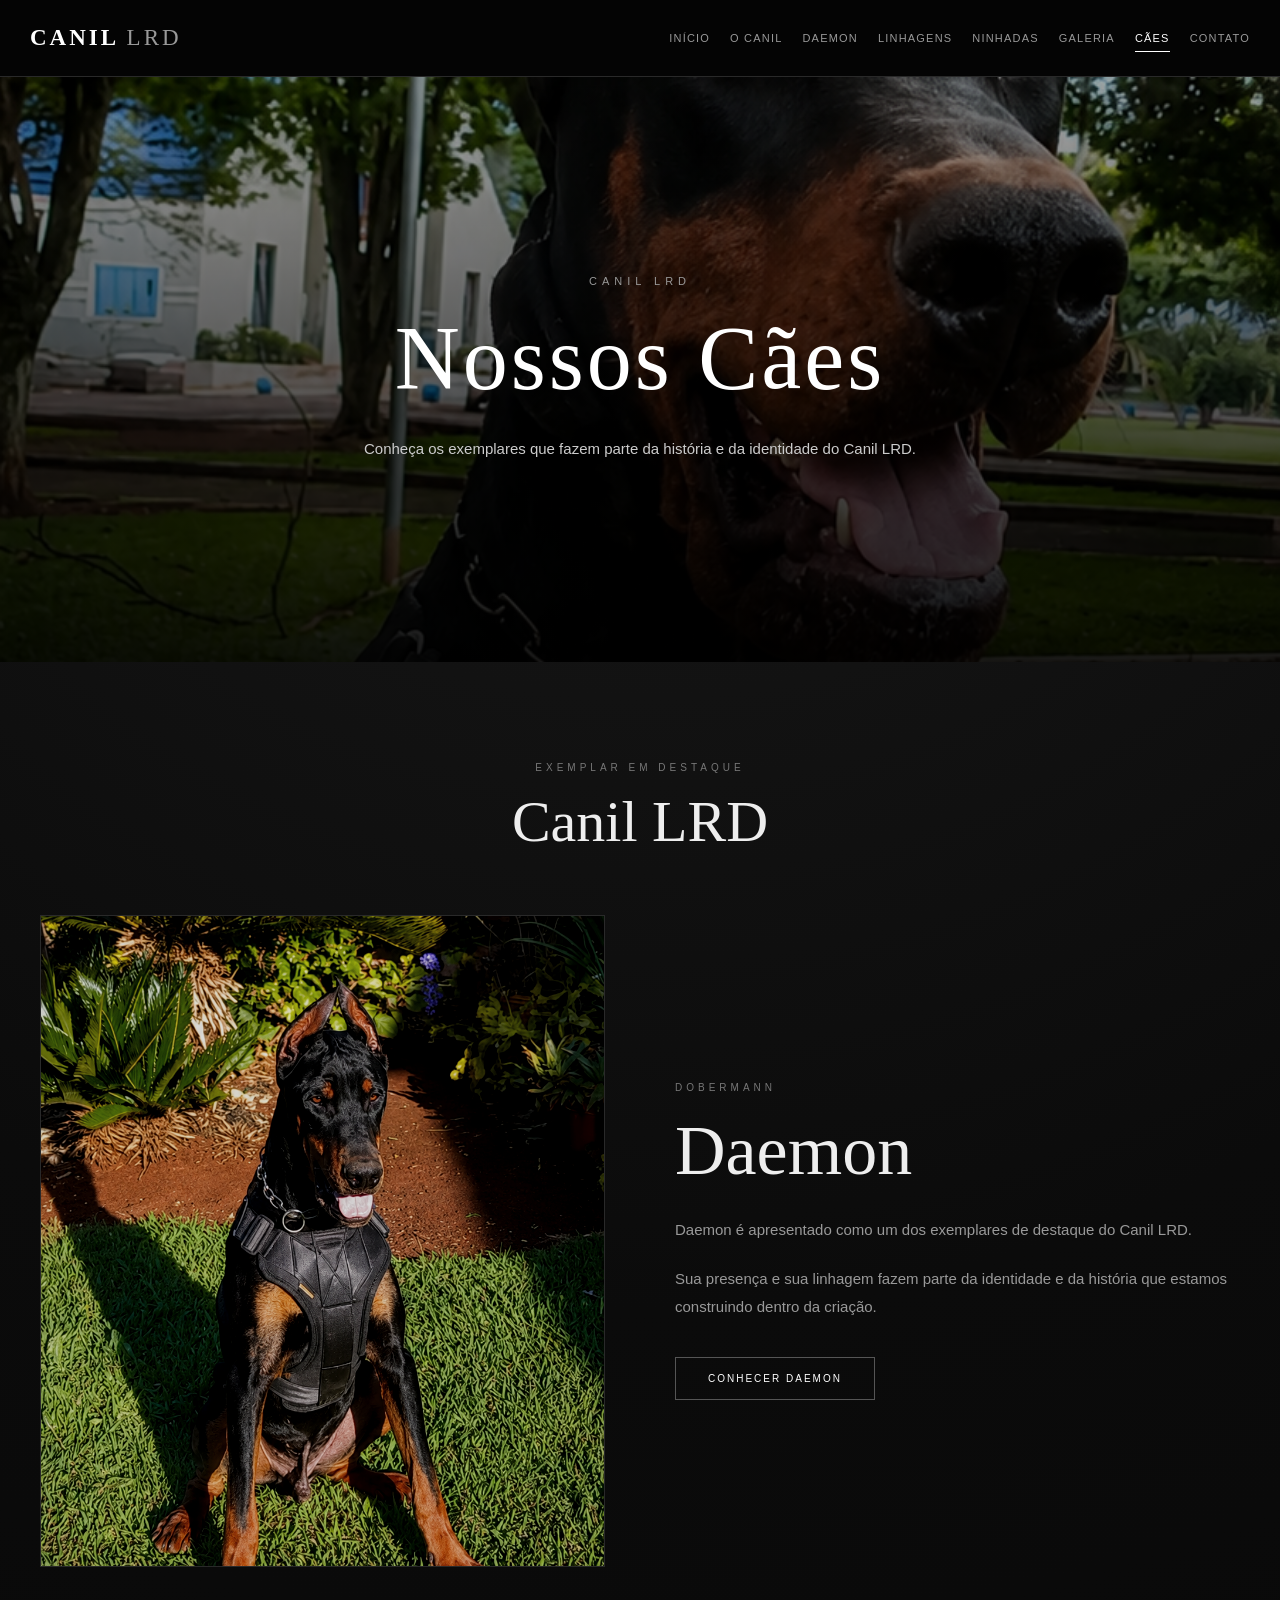
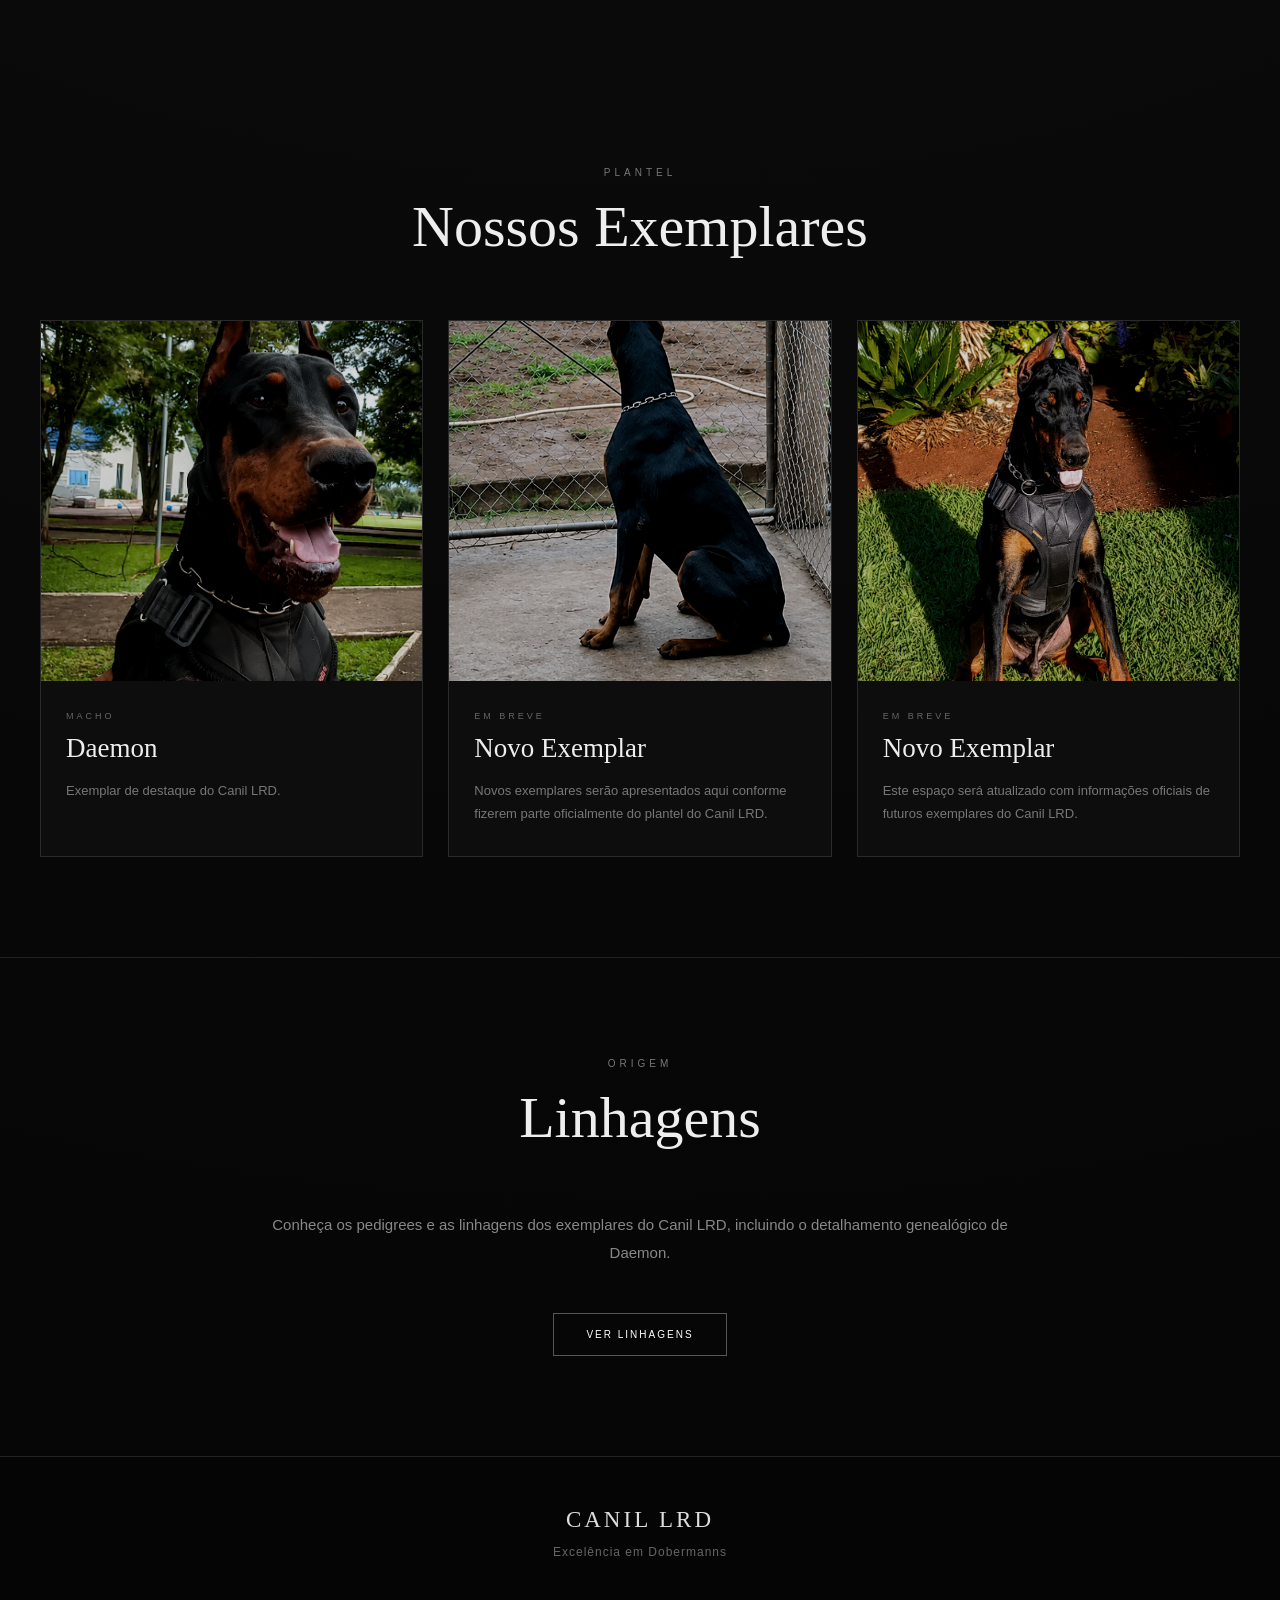
<file: caes.html>
<!DOCTYPE html>
<html lang="pt-BR">

<head>

    <meta charset="UTF-8">

    <meta
        name="viewport"
        content="width=device-width, initial-scale=1.0"
    >

    <title>Cães | Canil LRD</title>

    <meta
        name="description"
        content="Conheça os cães do Canil LRD e os exemplares que fazem parte da nossa criação."
    >

    <style>

        /* ========================================
           RESET
        ======================================== */

        * {
            margin: 0;
            padding: 0;
            box-sizing: border-box;
        }


        html {
            scroll-behavior: smooth;
        }


        body {

            background:
                radial-gradient(
                    circle at top,
                    #1a1a1a 0%,
                    #0b0b0b 40%,
                    #050505 100%
                );

            color: #eeeeee;

            font-family:
                Arial,
                Helvetica,
                sans-serif;

            min-height: 100vh;

        }


        /* ========================================
           MENU PRINCIPAL
        ======================================== */

        header {

            position: sticky;

            top: 0;

            left: 0;

            width: 100%;

            z-index: 9999;

            background:
                rgba(5, 5, 5, 0.97);

            border-bottom:
                1px solid #292929;

            backdrop-filter:
                blur(12px);

            -webkit-backdrop-filter:
                blur(12px);

        }


        .header-inner {

            width: 100%;

            max-width: 1400px;

            min-height: 76px;

            margin: 0 auto;

            padding:
                15px 30px;

            display: flex;

            align-items: center;

            justify-content: space-between;

            gap: 30px;

        }


        .logo {

            color: #ffffff;

            text-decoration: none;

            font-family:
                Georgia,
                "Times New Roman",
                serif;

            font-size: 23px;

            font-weight: bold;

            letter-spacing: 3px;

            white-space: nowrap;

        }


        .logo span {

            color: #999999;

            font-weight: normal;

        }


        nav {

            display: flex;

            align-items: center;

            justify-content: flex-end;

            flex-wrap: wrap;

            gap: 20px;

        }


        nav a {

            position: relative;

            color: #999999;

            text-decoration: none;

            font-size: 11px;

            letter-spacing: 1.2px;

            text-transform: uppercase;

            padding: 10px 0;

            white-space: nowrap;

            transition:
                color 0.3s ease;

        }


        nav a:hover {

            color: #ffffff;

        }


        nav a.active {

            color: #ffffff;

        }


        nav a.active::after {

            content: "";

            position: absolute;

            left: 0;

            right: 0;

            bottom: 2px;

            height: 1px;

            background: #ffffff;

        }


        /* ========================================
           HERO
        ======================================== */

        .hero {

            min-height:
                65vh;

            display: flex;

            align-items: center;

            justify-content: center;

            text-align: center;

            padding:
                80px 30px;

            background:

                linear-gradient(
                    rgba(0,0,0,0.35),
                    rgba(0,0,0,0.9)
                ),

                url("daemon-01.png")
                center center / cover
                no-repeat;

        }


        .hero-content {

            max-width: 850px;

        }


        .hero-subtitle {

            color: #999999;

            font-size: 11px;

            letter-spacing: 5px;

            text-transform: uppercase;

            margin-bottom: 20px;

        }


        .hero h1 {

            color: #ffffff;

            font-family:
                Georgia,
                "Times New Roman",
                serif;

            font-size:
                clamp(
                    48px,
                    8vw,
                    90px
                );

            font-weight: normal;

            letter-spacing: 3px;

            margin-bottom: 25px;

        }


        .hero p {

            color: #cccccc;

            max-width: 700px;

            margin: 0 auto;

            font-size: 15px;

            line-height: 1.9;

        }


        /* ========================================
           CONTEÚDO
        ======================================== */

        main {

            width: 100%;

            max-width: 1400px;

            margin: 0 auto;

        }


        section {

            padding:
                100px 40px;

        }


        .section-title {

            text-align: center;

            margin-bottom: 60px;

        }


        .section-title span {

            display: block;

            color: #777777;

            font-size: 10px;

            letter-spacing: 4px;

            text-transform: uppercase;

            margin-bottom: 15px;

        }


        .section-title h2 {

            color: #eeeeee;

            font-family:
                Georgia,
                "Times New Roman",
                serif;

            font-size:
                clamp(
                    36px,
                    5vw,
                    58px
                );

            font-weight: normal;

        }


        /* ========================================
           DAEMON EM DESTAQUE
        ======================================== */

        .featured-dog {

            display: grid;

            grid-template-columns:
                1fr 1fr;

            gap: 70px;

            align-items: center;

        }


        .featured-image {

            overflow: hidden;

            border:
                1px solid #292929;

        }


        .featured-image img {

            width: 100%;

            height: 650px;

            display: block;

            object-fit: cover;

            filter:
                brightness(0.84)
                contrast(1.08)
                saturate(0.9);

            transition:
                transform 0.7s ease;

        }


        .featured-image:hover img {

            transform:
                scale(1.03);

        }


        .featured-text span {

            display: block;

            color: #777777;

            font-size: 10px;

            letter-spacing: 4px;

            text-transform: uppercase;

            margin-bottom: 18px;

        }


        .featured-text h2 {

            color: #eeeeee;

            font-family:
                Georgia,
                "Times New Roman",
                serif;

            font-size:
                clamp(
                    45px,
                    6vw,
                    70px
                );

            font-weight: normal;

            margin-bottom: 25px;

        }


        .featured-text p {

            color: #999999;

            font-size: 15px;

            line-height: 1.9;

            margin-bottom: 20px;

        }


        /* ========================================
           BOTÃO
        ======================================== */

        .button {

            display: inline-block;

            color: #ffffff;

            text-decoration: none;

            border:
                1px solid #555555;

            padding:
                15px 32px;

            margin-top: 15px;

            font-size: 10px;

            letter-spacing: 2px;

            text-transform: uppercase;

            transition:
                background 0.3s ease,
                border-color 0.3s ease;

        }


        .button:hover {

            background: #222222;

            border-color: #ffffff;

        }


        /* ========================================
           CARDS DE CÃES
        ======================================== */

        .dogs-grid {

            display: grid;

            grid-template-columns:
                repeat(3, 1fr);

            gap: 25px;

        }


        .dog-card {

            background: #0d0d0d;

            border:
                1px solid #292929;

            overflow: hidden;

            transition:
                transform 0.4s ease,
                border-color 0.4s ease;

        }


        .dog-card:hover {

            transform:
                translateY(-6px);

            border-color:
                #555555;

        }


        .dog-image {

            height: 360px;

            overflow: hidden;

        }


        .dog-image img {

            width: 100%;

            height: 100%;

            display: block;

            object-fit: cover;

            filter:
                brightness(0.82)
                contrast(1.08)
                saturate(0.9);

            transition:
                transform 0.6s ease;

        }


        .dog-card:hover
        .dog-image img {

            transform:
                scale(1.05);

        }


        .dog-info {

            padding:
                30px 25px;

        }


        .dog-info span {

            display: block;

            color: #666666;

            font-size: 9px;

            letter-spacing: 3px;

            text-transform: uppercase;

            margin-bottom: 12px;

        }


        .dog-info h3 {

            color: #eeeeee;

            font-family:
                Georgia,
                "Times New Roman",
                serif;

            font-size: 27px;

            font-weight: normal;

            margin-bottom: 15px;

        }


        .dog-info p {

            color: #777777;

            font-size: 13px;

            line-height: 1.8;

        }


        /* ========================================
           LINHAGENS
        ======================================== */

        .lineage-section {

            text-align: center;

            border-top:
                1px solid #222222;

        }


        .lineage-section p {

            max-width: 750px;

            margin:
                0 auto 30px;

            color: #888888;

            font-size: 15px;

            line-height: 1.9;

        }


        /* ========================================
           FOOTER
        ======================================== */

        footer {

            border-top:
                1px solid #222222;

            background: #050505;

            text-align: center;

            padding:
                50px 20px;

        }


        footer h2 {

            color: #dddddd;

            font-family:
                Georgia,
                "Times New Roman",
                serif;

            font-size: 23px;

            font-weight: normal;

            letter-spacing: 3px;

            margin-bottom: 12px;

        }


        footer p {

            color: #666666;

            font-size: 12px;

            letter-spacing: 1px;

        }


        /* ========================================
           TABLET
        ======================================== */

        @media
        (max-width: 1050px) {

            .header-inner {

                flex-direction: column;

                padding:
                    18px 20px;

                gap: 12px;

            }


            nav {

                justify-content: center;

                gap:
                    10px 18px;

            }


            .featured-dog {

                grid-template-columns:
                    1fr;

            }


            .dogs-grid {

                grid-template-columns:
                    1fr 1fr;

            }

        }


        /* ========================================
           CELULAR
        ======================================== */

        @media
        (max-width: 650px) {

            .header-inner {

                padding:
                    18px 15px;

            }


            nav {

                gap:
                    8px 13px;

            }


            nav a {

                font-size: 9px;

                letter-spacing:
                    0.7px;

            }


            section {

                padding:
                    70px 15px;

            }


            .hero {

                min-height:
                    70vh;

            }


            .featured-image img {

                height: 550px;

            }


            .dogs-grid {

                grid-template-columns:
                    1fr;

            }

        }

    </style>

</head>


<body>


    <!-- ========================================
         MENU PRINCIPAL
    ======================================== -->

    <header>

        <div class="header-inner">


            <a
                href="index.html"
                class="logo"
            >
                CANIL <span>LRD</span>
            </a>


            <nav>


                <a href="index.html">
                    INÍCIO
                </a>


                <a href="canil.html">
                    O CANIL
                </a>


                <a href="daemon.html">
                    DAEMON
                </a>


                <a href="linhagens.html">
                    LINHAGENS
                </a>


                <a href="ninhadas.html">
                    NINHADAS
                </a>


                <a href="galeria.html">
                    GALERIA
                </a>


                <a
                    href="caes.html"
                    class="active"
                >
                    CÃES
                </a>


                <a href="contato.html">
                    CONTATO
                </a>


            </nav>


        </div>

    </header>


    <!-- ========================================
         HERO
    ======================================== -->

    <div class="hero">


        <div class="hero-content">


            <div class="hero-subtitle">
                CANIL LRD
            </div>


            <h1>
                Nossos Cães
            </h1>


            <p>

                Conheça os exemplares que fazem
                parte da história e da identidade
                do Canil LRD.

            </p>


        </div>


    </div>


    <main>


        <!-- ========================================
             DAEMON EM DESTAQUE
        ======================================== -->

        <section>


            <div class="section-title">


                <span>
                    Exemplar em destaque
                </span>


                <h2>
                    Canil LRD
                </h2>


            </div>


            <div class="featured-dog">


                <div class="featured-image">

                    <img
                        src="daemon-02.png"
                        alt="Daemon — Canil LRD"
                    >

                </div>


                <div class="featured-text">


                    <span>
                        Dobermann
                    </span>


                    <h2>
                        Daemon
                    </h2>


                    <p>

                        Daemon é apresentado como
                        um dos exemplares de destaque
                        do Canil LRD.

                    </p>


                    <p>

                        Sua presença e sua linhagem
                        fazem parte da identidade e
                        da história que estamos
                        construindo dentro da criação.

                    </p>


                    <a
                        href="daemon.html"
                        class="button"
                    >
                        Conhecer Daemon
                    </a>


                </div>


            </div>


        </section>


        <!-- ========================================
             EXEMPLARES
        ======================================== -->

        <section>


            <div class="section-title">


                <span>
                    Plantel
                </span>


                <h2>
                    Nossos Exemplares
                </h2>


            </div>


            <div class="dogs-grid">


                <!-- DAEMON -->

                <article class="dog-card">


                    <div class="dog-image">

                        <img
                            src="daemon-01.png"
                            alt="Daemon — Canil LRD"
                        >

                    </div>


                    <div class="dog-info">


                        <span>
                            Macho
                        </span>


                        <h3>
                            Daemon
                        </h3>


                        <p>

                            Exemplar de destaque
                            do Canil LRD.

                        </p>


                    </div>


                </article>


                <!-- ESPAÇO PARA FUTURO EXEMPLAR -->

                <article class="dog-card">


                    <div class="dog-image">

                        <img
                            src="daemon-03.png"
                            alt="Canil LRD"
                        >

                    </div>


                    <div class="dog-info">


                        <span>
                            Em breve
                        </span>


                        <h3>
                            Novo Exemplar
                        </h3>


                        <p>

                            Novos exemplares serão
                            apresentados aqui conforme
                            fizerem parte oficialmente
                            do plantel do Canil LRD.

                        </p>


                    </div>


                </article>


                <!-- ESPAÇO PARA FUTURO EXEMPLAR -->

                <article class="dog-card">


                    <div class="dog-image">

                        <img
                            src="daemon-02.png"
                            alt="Canil LRD"
                        >

                    </div>


                    <div class="dog-info">


                        <span>
                            Em breve
                        </span>


                        <h3>
                            Novo Exemplar
                        </h3>


                        <p>

                            Este espaço será atualizado
                            com informações oficiais de
                            futuros exemplares do
                            Canil LRD.

                        </p>


                    </div>


                </article>


            </div>


        </section>


        <!-- ========================================
             LINHAGEM
        ======================================== -->

        <section class="lineage-section">


            <div class="section-title">


                <span>
                    Origem
                </span>


                <h2>
                    Linhagens
                </h2>


            </div>


            <p>

                Conheça os pedigrees e as linhagens
                dos exemplares do Canil LRD,
                incluindo o detalhamento genealógico
                de Daemon.

            </p>


            <a
                href="linhagens.html"
                class="button"
            >
                Ver linhagens
            </a>


        </section>


    </main>


    <!-- ========================================
         FOOTER
    ======================================== -->

    <footer>


        <h2>
            CANIL LRD
        </h2>


        <p>
            Excelência em Dobermanns
        </p>


    </footer>


</body>

</html>
</file>
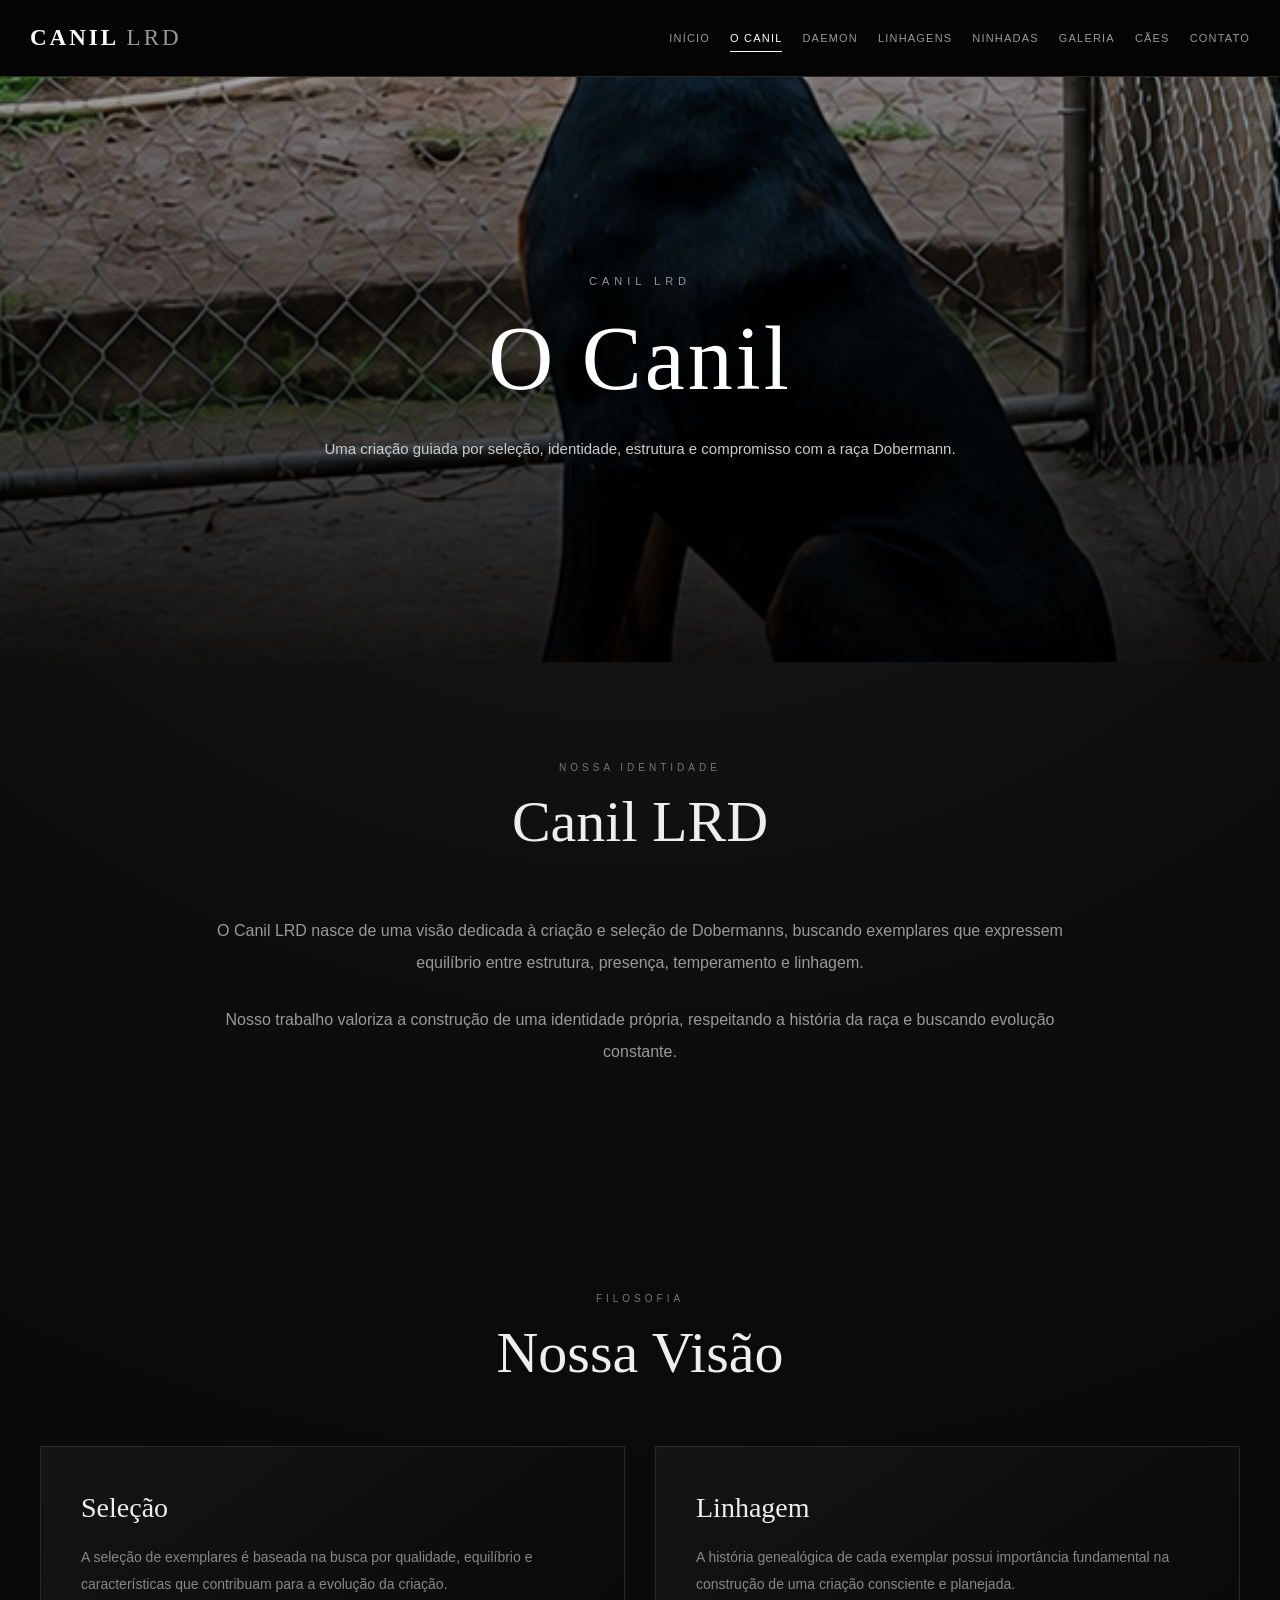
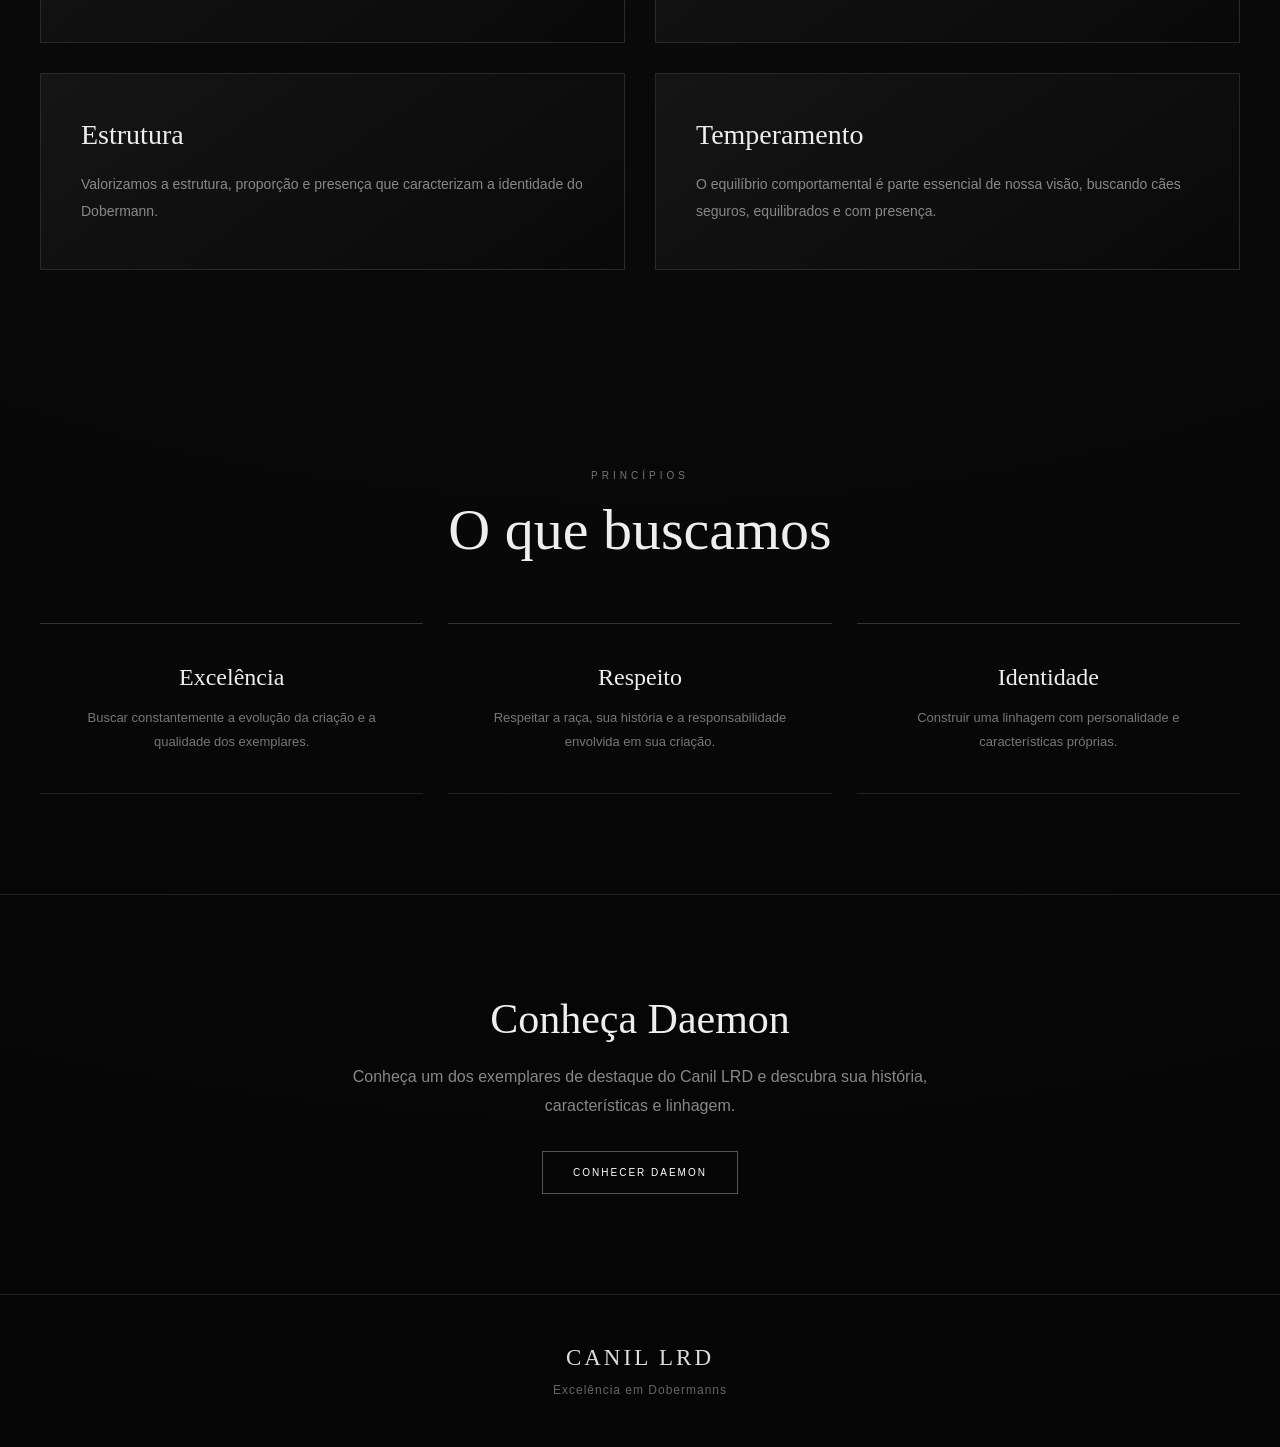
<file: canil.html>
<!DOCTYPE html>
<html lang="pt-BR">

<head>

    <meta charset="UTF-8">

    <meta
        name="viewport"
        content="width=device-width, initial-scale=1.0"
    >

    <title>O Canil | Canil LRD</title>

    <meta
        name="description"
        content="Conheça a história, filosofia e identidade do Canil LRD."
    >

    <style>

        * {
            margin: 0;
            padding: 0;
            box-sizing: border-box;
        }

        html {
            scroll-behavior: smooth;
        }

        body {

            background:
                radial-gradient(
                    circle at top,
                    #1a1a1a 0%,
                    #0b0b0b 40%,
                    #050505 100%
                );

            color: #eeeeee;

            font-family:
                Arial,
                Helvetica,
                sans-serif;

            min-height: 100vh;

        }


        /* ========================================
           MENU
        ======================================== */

        header {

            position: sticky;

            top: 0;

            width: 100%;

            z-index: 9999;

            background:
                rgba(5, 5, 5, 0.97);

            border-bottom:
                1px solid #292929;

            backdrop-filter:
                blur(12px);

            -webkit-backdrop-filter:
                blur(12px);

        }


        .header-inner {

            width: 100%;

            max-width: 1400px;

            min-height: 76px;

            margin: 0 auto;

            padding:
                15px 30px;

            display: flex;

            align-items: center;

            justify-content: space-between;

            gap: 30px;

        }


        .logo {

            color: #ffffff;

            text-decoration: none;

            font-family:
                Georgia,
                "Times New Roman",
                serif;

            font-size: 23px;

            font-weight: bold;

            letter-spacing: 3px;

            white-space: nowrap;

        }


        .logo span {

            color: #999999;

            font-weight: normal;

        }


        nav {

            display: flex;

            align-items: center;

            justify-content: flex-end;

            flex-wrap: wrap;

            gap: 20px;

        }


        nav a {

            position: relative;

            color: #999999;

            text-decoration: none;

            font-size: 11px;

            letter-spacing: 1.2px;

            text-transform: uppercase;

            padding: 10px 0;

            white-space: nowrap;

            transition:
                color 0.3s ease;

        }


        nav a:hover {

            color: #ffffff;

        }


        nav a.active {

            color: #ffffff;

        }


        nav a.active::after {

            content: "";

            position: absolute;

            left: 0;

            right: 0;

            bottom: 2px;

            height: 1px;

            background: #ffffff;

        }


        /* ========================================
           HERO
        ======================================== */

        .hero {

            min-height:
                65vh;

            display: flex;

            align-items: center;

            justify-content: center;

            text-align: center;

            padding:
                80px 30px;

            background:

                linear-gradient(
                    rgba(0,0,0,0.35),
                    rgba(0,0,0,0.9)
                ),

                url("daemon-03.png")
                center center / cover
                no-repeat;

        }


        .hero-content {

            max-width: 850px;

        }


        .hero-subtitle {

            color: #999999;

            font-size: 11px;

            letter-spacing: 5px;

            text-transform: uppercase;

            margin-bottom: 20px;

        }


        .hero h1 {

            color: #ffffff;

            font-family:
                Georgia,
                "Times New Roman",
                serif;

            font-size:
                clamp(
                    48px,
                    8vw,
                    90px
                );

            font-weight: normal;

            letter-spacing: 3px;

            margin-bottom: 25px;

        }


        .hero p {

            color: #cccccc;

            font-size: 15px;

            line-height: 1.9;

        }


        /* ========================================
           CONTEÚDO
        ======================================== */

        main {

            max-width: 1400px;

            margin: 0 auto;

        }


        section {

            padding:
                100px 40px;

        }


        .section-title {

            text-align: center;

            margin-bottom: 60px;

        }


        .section-title span {

            display: block;

            color: #777777;

            font-size: 10px;

            letter-spacing: 4px;

            text-transform: uppercase;

            margin-bottom: 15px;

        }


        .section-title h2 {

            color: #eeeeee;

            font-family:
                Georgia,
                "Times New Roman",
                serif;

            font-size:
                clamp(
                    36px,
                    5vw,
                    58px
                );

            font-weight: normal;

        }


        /* ========================================
           INTRODUÇÃO
        ======================================== */

        .intro {

            max-width: 900px;

            margin: 0 auto;

            text-align: center;

        }


        .intro p {

            color: #999999;

            font-size: 16px;

            line-height: 2;

            margin-bottom: 25px;

        }


        /* ========================================
           BLOCOS
        ======================================== */

        .content-grid {

            display: grid;

            grid-template-columns:
                repeat(2, 1fr);

            gap: 30px;

        }


        .content-card {

            padding:
                45px 40px;

            background:
                linear-gradient(
                    145deg,
                    #151515,
                    #090909
                );

            border:
                1px solid #292929;

        }


        .content-card h3 {

            color: #eeeeee;

            font-family:
                Georgia,
                "Times New Roman",
                serif;

            font-size: 28px;

            font-weight: normal;

            margin-bottom: 20px;

        }


        .content-card p {

            color: #888888;

            font-size: 14px;

            line-height: 1.9;

        }


        /* ========================================
           VALORES
        ======================================== */

        .values {

            display: grid;

            grid-template-columns:
                repeat(3, 1fr);

            gap: 25px;

        }


        .value {

            text-align: center;

            padding:
                40px 25px;

            border-top:
                1px solid #333333;

            border-bottom:
                1px solid #222222;

        }


        .value h3 {

            color: #eeeeee;

            font-family:
                Georgia,
                "Times New Roman",
                serif;

            font-size: 24px;

            font-weight: normal;

            margin-bottom: 15px;

        }


        .value p {

            color: #777777;

            font-size: 13px;

            line-height: 1.8;

        }


        /* ========================================
           CTA
        ======================================== */

        .cta {

            text-align: center;

            border-top:
                1px solid #222222;

        }


        .cta h2 {

            color: #eeeeee;

            font-family:
                Georgia,
                "Times New Roman",
                serif;

            font-size: 42px;

            font-weight: normal;

            margin-bottom: 20px;

        }


        .cta p {

            color: #888888;

            max-width: 650px;

            margin:
                0 auto 30px;

            line-height: 1.8;

        }


        .button {

            display: inline-block;

            color: #ffffff;

            text-decoration: none;

            border:
                1px solid #555555;

            padding:
                15px 30px;

            font-size: 10px;

            letter-spacing: 2px;

            text-transform: uppercase;

            transition:
                background 0.3s ease,
                border-color 0.3s ease;

        }


        .button:hover {

            background: #222222;

            border-color: #ffffff;

        }


        /* ========================================
           FOOTER
        ======================================== */

        footer {

            border-top:
                1px solid #222222;

            background: #050505;

            text-align: center;

            padding:
                50px 20px;

        }


        footer h2 {

            color: #dddddd;

            font-family:
                Georgia,
                "Times New Roman",
                serif;

            font-size: 23px;

            font-weight: normal;

            letter-spacing: 3px;

            margin-bottom: 12px;

        }


        footer p {

            color: #666666;

            font-size: 12px;

            letter-spacing: 1px;

        }


        /* ========================================
           TABLET
        ======================================== */

        @media
        (max-width: 1050px) {

            .header-inner {

                flex-direction: column;

                padding:
                    18px 20px;

                gap: 12px;

            }


            nav {

                justify-content: center;

                gap:
                    10px 18px;

            }


            .content-grid {

                grid-template-columns:
                    1fr;

            }


            .values {

                grid-template-columns:
                    1fr 1fr;

            }

        }


        /* ========================================
           CELULAR
        ======================================== */

        @media
        (max-width: 650px) {

            .header-inner {

                padding:
                    18px 15px;

            }


            nav {

                gap:
                    8px 13px;

            }


            nav a {

                font-size: 9px;

                letter-spacing:
                    0.7px;

            }


            section {

                padding:
                    70px 15px;

            }


            .hero {

                min-height:
                    70vh;

            }


            .values {

                grid-template-columns:
                    1fr;

            }


            .content-card {

                padding:
                    30px 25px;

            }


            .cta h2 {

                font-size: 35px;

            }

        }

    </style>

</head>


<body>


    <!-- ========================================
         MENU PRINCIPAL
    ======================================== -->

    <header>

        <div class="header-inner">


            <a
                href="index.html"
                class="logo"
            >
                CANIL <span>LRD</span>
            </a>


            <nav>


                <a href="index.html">
                    INÍCIO
                </a>


                <a
                    href="canil.html"
                    class="active"
                >
                    O CANIL
                </a>


                <a href="daemon.html">
                    DAEMON
                </a>


                <a href="linhagens.html">
                    LINHAGENS
                </a>


                <a href="ninhadas.html">
                    NINHADAS
                </a>


                <a href="galeria.html">
                    GALERIA
                </a>


                <a href="caes.html">
                    CÃES
                </a>


                <a href="contato.html">
                    CONTATO
                </a>


            </nav>


        </div>

    </header>


    <!-- ========================================
         HERO
    ======================================== -->

    <div class="hero">


        <div class="hero-content">


            <div class="hero-subtitle">
                CANIL LRD
            </div>


            <h1>
                O Canil
            </h1>


            <p>

                Uma criação guiada por seleção,
                identidade, estrutura e
                compromisso com a raça Dobermann.

            </p>


        </div>


    </div>


    <main>


        <!-- ========================================
             INTRODUÇÃO
        ======================================== -->

        <section>


            <div class="section-title">

                <span>
                    Nossa identidade
                </span>

                <h2>
                    Canil LRD
                </h2>

            </div>


            <div class="intro">


                <p>

                    O Canil LRD nasce de uma visão
                    dedicada à criação e seleção de
                    Dobermanns, buscando exemplares
                    que expressem equilíbrio entre
                    estrutura, presença, temperamento
                    e linhagem.

                </p>


                <p>

                    Nosso trabalho valoriza a
                    construção de uma identidade
                    própria, respeitando a história
                    da raça e buscando evolução
                    constante.

                </p>


            </div>


        </section>


        <!-- ========================================
             FILOSOFIA
        ======================================== -->

        <section>


            <div class="section-title">

                <span>
                    Filosofia
                </span>

                <h2>
                    Nossa Visão
                </h2>

            </div>


            <div class="content-grid">


                <article class="content-card">


                    <h3>
                        Seleção
                    </h3>


                    <p>

                        A seleção de exemplares é
                        baseada na busca por qualidade,
                        equilíbrio e características
                        que contribuam para a evolução
                        da criação.

                    </p>


                </article>


                <article class="content-card">


                    <h3>
                        Linhagem
                    </h3>


                    <p>

                        A história genealógica de cada
                        exemplar possui importância
                        fundamental na construção de
                        uma criação consciente e
                        planejada.

                    </p>


                </article>


                <article class="content-card">


                    <h3>
                        Estrutura
                    </h3>


                    <p>

                        Valorizamos a estrutura,
                        proporção e presença que
                        caracterizam a identidade
                        do Dobermann.

                    </p>


                </article>


                <article class="content-card">


                    <h3>
                        Temperamento
                    </h3>


                    <p>

                        O equilíbrio comportamental
                        é parte essencial de nossa
                        visão, buscando cães seguros,
                        equilibrados e com presença.

                    </p>


                </article>


            </div>


        </section>


        <!-- ========================================
             VALORES
        ======================================== -->

        <section>


            <div class="section-title">

                <span>
                    Princípios
                </span>

                <h2>
                    O que buscamos
                </h2>

            </div>


            <div class="values">


                <article class="value">


                    <h3>
                        Excelência
                    </h3>


                    <p>

                        Buscar constantemente a
                        evolução da criação e a
                        qualidade dos exemplares.

                    </p>


                </article>


                <article class="value">


                    <h3>
                        Respeito
                    </h3>


                    <p>

                        Respeitar a raça, sua história
                        e a responsabilidade envolvida
                        em sua criação.

                    </p>


                </article>


                <article class="value">


                    <h3>
                        Identidade
                    </h3>


                    <p>

                        Construir uma linhagem com
                        personalidade e características
                        próprias.

                    </p>


                </article>


            </div>


        </section>


        <!-- ========================================
             CTA
        ======================================== -->

        <section class="cta">


            <h2>
                Conheça Daemon
            </h2>


            <p>

                Conheça um dos exemplares de
                destaque do Canil LRD e descubra
                sua história, características
                e linhagem.

            </p>


            <a
                href="daemon.html"
                class="button"
            >
                Conhecer Daemon
            </a>


        </section>


    </main>


    <!-- ========================================
         FOOTER
    ======================================== -->

    <footer>


        <h2>
            CANIL LRD
        </h2>


        <p>
            Excelência em Dobermanns
        </p>


    </footer>


</body>

</html>
</file>
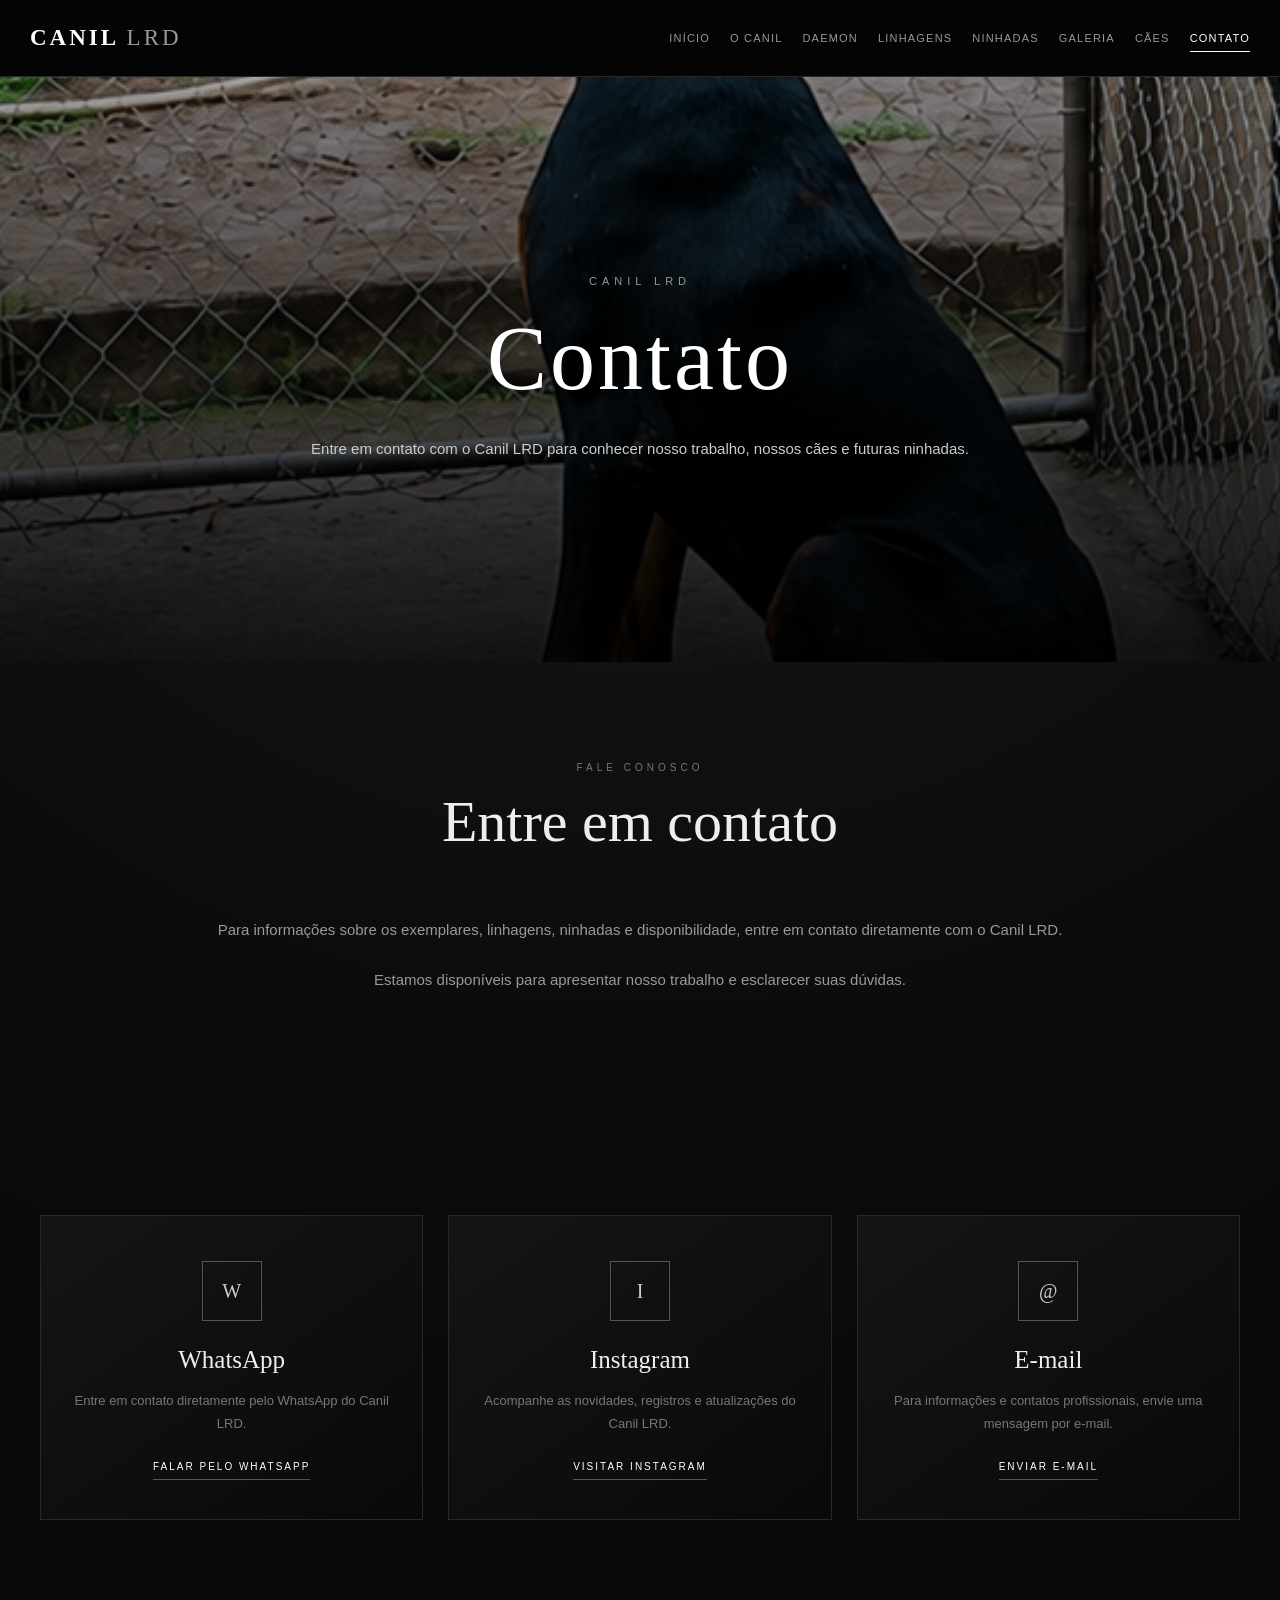
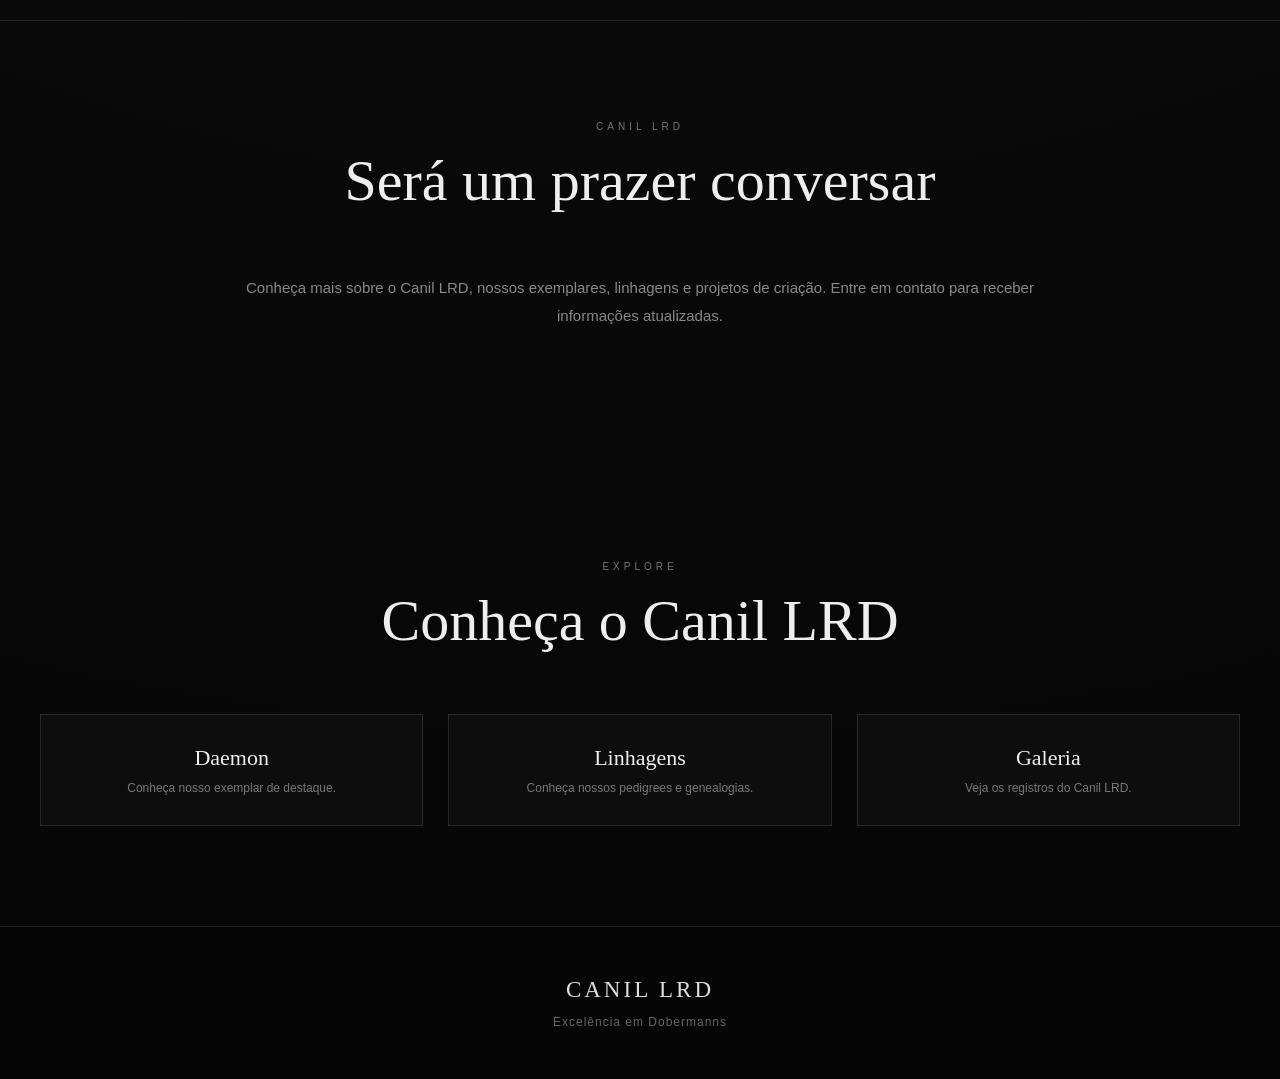
<file: contato.html>
<!DOCTYPE html>
<html lang="pt-BR">

<head>

    <meta charset="UTF-8">

    <meta
        name="viewport"
        content="width=device-width, initial-scale=1.0"
    >

    <title>Contato | Canil LRD</title>

    <meta
        name="description"
        content="Entre em contato com o Canil LRD para informações sobre nossos cães, linhagens e futuras ninhadas."
    >

    <style>

        /* ========================================
           RESET
        ======================================== */

        * {
            margin: 0;
            padding: 0;
            box-sizing: border-box;
        }


        html {
            scroll-behavior: smooth;
        }


        body {

            background:
                radial-gradient(
                    circle at top,
                    #1a1a1a 0%,
                    #0b0b0b 40%,
                    #050505 100%
                );

            color: #eeeeee;

            font-family:
                Arial,
                Helvetica,
                sans-serif;

            min-height: 100vh;

        }


        /* ========================================
           MENU PRINCIPAL
        ======================================== */

        header {

            position: sticky;

            top: 0;

            left: 0;

            width: 100%;

            z-index: 9999;

            background:
                rgba(5, 5, 5, 0.97);

            border-bottom:
                1px solid #292929;

            backdrop-filter:
                blur(12px);

            -webkit-backdrop-filter:
                blur(12px);

        }


        .header-inner {

            width: 100%;

            max-width: 1400px;

            min-height: 76px;

            margin: 0 auto;

            padding:
                15px 30px;

            display: flex;

            align-items: center;

            justify-content: space-between;

            gap: 30px;

        }


        .logo {

            color: #ffffff;

            text-decoration: none;

            font-family:
                Georgia,
                "Times New Roman",
                serif;

            font-size: 23px;

            font-weight: bold;

            letter-spacing: 3px;

            white-space: nowrap;

        }


        .logo span {

            color: #999999;

            font-weight: normal;

        }


        nav {

            display: flex;

            align-items: center;

            justify-content: flex-end;

            flex-wrap: wrap;

            gap: 20px;

        }


        nav a {

            position: relative;

            color: #999999;

            text-decoration: none;

            font-size: 11px;

            letter-spacing: 1.2px;

            text-transform: uppercase;

            padding: 10px 0;

            white-space: nowrap;

            transition:
                color 0.3s ease;

        }


        nav a:hover {

            color: #ffffff;

        }


        nav a.active {

            color: #ffffff;

        }


        nav a.active::after {

            content: "";

            position: absolute;

            left: 0;

            right: 0;

            bottom: 2px;

            height: 1px;

            background: #ffffff;

        }


        /* ========================================
           HERO
        ======================================== */

        .hero {

            min-height:
                65vh;

            display: flex;

            align-items: center;

            justify-content: center;

            text-align: center;

            padding:
                80px 30px;

            background:

                linear-gradient(
                    rgba(0,0,0,0.35),
                    rgba(0,0,0,0.9)
                ),

                url("daemon-03.png")
                center center / cover
                no-repeat;

        }


        .hero-content {

            max-width: 850px;

        }


        .hero-subtitle {

            color: #999999;

            font-size: 11px;

            letter-spacing: 5px;

            text-transform: uppercase;

            margin-bottom: 20px;

        }


        .hero h1 {

            color: #ffffff;

            font-family:
                Georgia,
                "Times New Roman",
                serif;

            font-size:
                clamp(
                    48px,
                    8vw,
                    90px
                );

            font-weight: normal;

            letter-spacing: 3px;

            margin-bottom: 25px;

        }


        .hero p {

            color: #cccccc;

            max-width: 700px;

            margin: 0 auto;

            font-size: 15px;

            line-height: 1.9;

        }


        /* ========================================
           CONTEÚDO
        ======================================== */

        main {

            width: 100%;

            max-width: 1400px;

            margin: 0 auto;

        }


        section {

            padding:
                100px 40px;

        }


        .section-title {

            text-align: center;

            margin-bottom: 60px;

        }


        .section-title span {

            display: block;

            color: #777777;

            font-size: 10px;

            letter-spacing: 4px;

            text-transform: uppercase;

            margin-bottom: 15px;

        }


        .section-title h2 {

            color: #eeeeee;

            font-family:
                Georgia,
                "Times New Roman",
                serif;

            font-size:
                clamp(
                    36px,
                    5vw,
                    58px
                );

            font-weight: normal;

        }


        /* ========================================
           INTRODUÇÃO
        ======================================== */

        .intro {

            max-width: 850px;

            margin: 0 auto;

            text-align: center;

        }


        .intro p {

            color: #999999;

            font-size: 15px;

            line-height: 2;

            margin-bottom: 20px;

        }


        /* ========================================
           CONTATOS
        ======================================== */

        .contact-grid {

            display: grid;

            grid-template-columns:
                repeat(3, 1fr);

            gap: 25px;

        }


        .contact-card {

            padding:
                45px 30px;

            text-align: center;

            background:
                linear-gradient(
                    145deg,
                    #151515,
                    #090909
                );

            border:
                1px solid #292929;

            transition:
                transform 0.4s ease,
                border-color 0.4s ease;

        }


        .contact-card:hover {

            transform:
                translateY(-5px);

            border-color:
                #555555;

        }


        .contact-icon {

            width: 60px;

            height: 60px;

            margin:
                0 auto 25px;

            border:
                1px solid #555555;

            display: flex;

            align-items: center;

            justify-content: center;

            color: #cccccc;

            font-family:
                Georgia,
                "Times New Roman",
                serif;

            font-size: 20px;

        }


        .contact-card h3 {

            color: #eeeeee;

            font-family:
                Georgia,
                "Times New Roman",
                serif;

            font-size: 25px;

            font-weight: normal;

            margin-bottom: 15px;

        }


        .contact-card p {

            color: #777777;

            font-size: 13px;

            line-height: 1.8;

            margin-bottom: 20px;

        }


        .contact-link {

            color: #ffffff;

            text-decoration: none;

            font-size: 10px;

            letter-spacing: 2px;

            text-transform: uppercase;

            border-bottom:
                1px solid #555555;

            padding-bottom: 7px;

            transition:
                border-color 0.3s ease;

        }


        .contact-link:hover {

            border-color:
                #ffffff;

        }


        /* ========================================
           MENSAGEM
        ======================================== */

        .message-section {

            border-top:
                1px solid #222222;

        }


        .message {

            max-width: 850px;

            margin: 0 auto;

            text-align: center;

        }


        .message p {

            color: #888888;

            font-size: 15px;

            line-height: 1.9;

            margin-bottom: 30px;

        }


        .button {

            display: inline-block;

            color: #ffffff;

            text-decoration: none;

            border:
                1px solid #555555;

            padding:
                15px 32px;

            font-size: 10px;

            letter-spacing: 2px;

            text-transform: uppercase;

            transition:
                background 0.3s ease,
                border-color 0.3s ease;

        }


        .button:hover {

            background: #222222;

            border-color: #ffffff;

        }


        /* ========================================
           NAVEGAÇÃO FINAL
        ======================================== */

        .quick-links {

            display: grid;

            grid-template-columns:
                repeat(3, 1fr);

            gap: 25px;

        }


        .quick-link {

            padding:
                30px;

            text-align: center;

            border:
                1px solid #292929;

            background: #0d0d0d;

            text-decoration: none;

            transition:
                border-color 0.3s ease,
                transform 0.3s ease;

        }


        .quick-link:hover {

            border-color:
                #555555;

            transform:
                translateY(-4px);

        }


        .quick-link h3 {

            color: #eeeeee;

            font-family:
                Georgia,
                "Times New Roman",
                serif;

            font-size: 22px;

            font-weight: normal;

            margin-bottom: 10px;

        }


        .quick-link p {

            color: #777777;

            font-size: 12px;

        }


        /* ========================================
           FOOTER
        ======================================== */

        footer {

            border-top:
                1px solid #222222;

            background: #050505;

            text-align: center;

            padding:
                50px 20px;

        }


        footer h2 {

            color: #dddddd;

            font-family:
                Georgia,
                "Times New Roman",
                serif;

            font-size: 23px;

            font-weight: normal;

            letter-spacing: 3px;

            margin-bottom: 12px;

        }


        footer p {

            color: #666666;

            font-size: 12px;

            letter-spacing: 1px;

        }


        /* ========================================
           TABLET
        ======================================== */

        @media
        (max-width: 1050px) {

            .header-inner {

                flex-direction: column;

                padding:
                    18px 20px;

                gap: 12px;

            }


            nav {

                justify-content: center;

                gap:
                    10px 18px;

            }


            .contact-grid {

                grid-template-columns:
                    1fr 1fr;

            }


            .quick-links {

                grid-template-columns:
                    1fr 1fr;

            }

        }


        /* ========================================
           CELULAR
        ======================================== */

        @media
        (max-width: 650px) {

            .header-inner {

                padding:
                    18px 15px;

            }


            nav {

                gap:
                    8px 13px;

            }


            nav a {

                font-size: 9px;

                letter-spacing:
                    0.7px;

            }


            section {

                padding:
                    70px 15px;

            }


            .hero {

                min-height:
                    70vh;

            }


            .contact-grid {

                grid-template-columns:
                    1fr;

            }


            .quick-links {

                grid-template-columns:
                    1fr;

            }

        }

    </style>

</head>


<body>


    <!-- ========================================
         MENU PRINCIPAL
    ======================================== -->

    <header>

        <div class="header-inner">


            <a
                href="index.html"
                class="logo"
            >
                CANIL <span>LRD</span>
            </a>


            <nav>


                <a href="index.html">
                    INÍCIO
                </a>


                <a href="canil.html">
                    O CANIL
                </a>


                <a href="daemon.html">
                    DAEMON
                </a>


                <a href="linhagens.html">
                    LINHAGENS
                </a>


                <a href="ninhadas.html">
                    NINHADAS
                </a>


                <a href="galeria.html">
                    GALERIA
                </a>


                <a href="caes.html">
                    CÃES
                </a>


                <a
                    href="contato.html"
                    class="active"
                >
                    CONTATO
                </a>


            </nav>


        </div>

    </header>


    <!-- ========================================
         HERO
    ======================================== -->

    <div class="hero">


        <div class="hero-content">


            <div class="hero-subtitle">
                CANIL LRD
            </div>


            <h1>
                Contato
            </h1>


            <p>

                Entre em contato com o Canil LRD
                para conhecer nosso trabalho,
                nossos cães e futuras ninhadas.

            </p>


        </div>


    </div>


    <main>


        <!-- ========================================
             INTRODUÇÃO
        ======================================== -->

        <section>


            <div class="section-title">


                <span>
                    Fale conosco
                </span>


                <h2>
                    Entre em contato
                </h2>


            </div>


            <div class="intro">


                <p>

                    Para informações sobre os
                    exemplares, linhagens,
                    ninhadas e disponibilidade,
                    entre em contato diretamente
                    com o Canil LRD.

                </p>


                <p>

                    Estamos disponíveis para
                    apresentar nosso trabalho
                    e esclarecer suas dúvidas.

                </p>


            </div>


        </section>


        <!-- ========================================
             CARDS DE CONTATO
        ======================================== -->

        <section>


            <div class="contact-grid">


                <!-- WHATSAPP -->

                <article class="contact-card">


                    <div class="contact-icon">
                        W
                    </div>


                    <h3>
                        WhatsApp
                    </h3>


                    <p>

                        Entre em contato diretamente
                        pelo WhatsApp do Canil LRD.

                    </p>


                    <!--
                    SUBSTITUA O LINK ABAIXO
                    PELO SEU WHATSAPP REAL

                    Exemplo:
                    https://wa.me/5511999999999
                    -->

                    <a
                        href="#"
                        class="contact-link"
                    >
                        Falar pelo WhatsApp
                    </a>


                </article>


                <!-- INSTAGRAM -->

                <article class="contact-card">


                    <div class="contact-icon">
                        I
                    </div>


                    <h3>
                        Instagram
                    </h3>


                    <p>

                        Acompanhe as novidades,
                        registros e atualizações
                        do Canil LRD.

                    </p>


                    <!--
                    SUBSTITUA O LINK ABAIXO
                    PELO INSTAGRAM REAL DO CANIL

                    Exemplo:
                    https://instagram.com/seuinstagram
                    -->

                    <a
                        href="#"
                        class="contact-link"
                    >
                        Visitar Instagram
                    </a>


                </article>


                <!-- E-MAIL -->

                <article class="contact-card">


                    <div class="contact-icon">
                        @
                    </div>


                    <h3>
                        E-mail
                    </h3>


                    <p>

                        Para informações e contatos
                        profissionais, envie uma
                        mensagem por e-mail.

                    </p>


                    <!--
                    SUBSTITUA PELO E-MAIL REAL

                    Exemplo:
                    mailto:contato@canillrd.com.br
                    -->

                    <a
                        href="#"
                        class="contact-link"
                    >
                        Enviar e-mail
                    </a>


                </article>


            </div>


        </section>


        <!-- ========================================
             MENSAGEM
        ======================================== -->

        <section class="message-section">


            <div class="section-title">


                <span>
                    Canil LRD
                </span>


                <h2>
                    Será um prazer conversar
                </h2>


            </div>


            <div class="message">


                <p>

                    Conheça mais sobre o Canil LRD,
                    nossos exemplares, linhagens
                    e projetos de criação.

                    Entre em contato para receber
                    informações atualizadas.

                </p>


            </div>


        </section>


        <!-- ========================================
             LINKS RÁPIDOS
        ======================================== -->

        <section>


            <div class="section-title">


                <span>
                    Explore
                </span>


                <h2>
                    Conheça o Canil LRD
                </h2>


            </div>


            <div class="quick-links">


                <a
                    href="daemon.html"
                    class="quick-link"
                >


                    <h3>
                        Daemon
                    </h3>


                    <p>
                        Conheça nosso exemplar
                        de destaque.
                    </p>


                </a>


                <a
                    href="linhagens.html"
                    class="quick-link"
                >


                    <h3>
                        Linhagens
                    </h3>


                    <p>
                        Conheça nossos pedigrees
                        e genealogias.
                    </p>


                </a>


                <a
                    href="galeria.html"
                    class="quick-link"
                >


                    <h3>
                        Galeria
                    </h3>


                    <p>
                        Veja os registros do
                        Canil LRD.
                    </p>


                </a>


            </div>


        </section>


    </main>


    <!-- ========================================
         FOOTER
    ======================================== -->

    <footer>


        <h2>
            CANIL LRD
        </h2>


        <p>
            Excelência em Dobermanns
        </p>


    </footer>


</body>

</html>
</file>
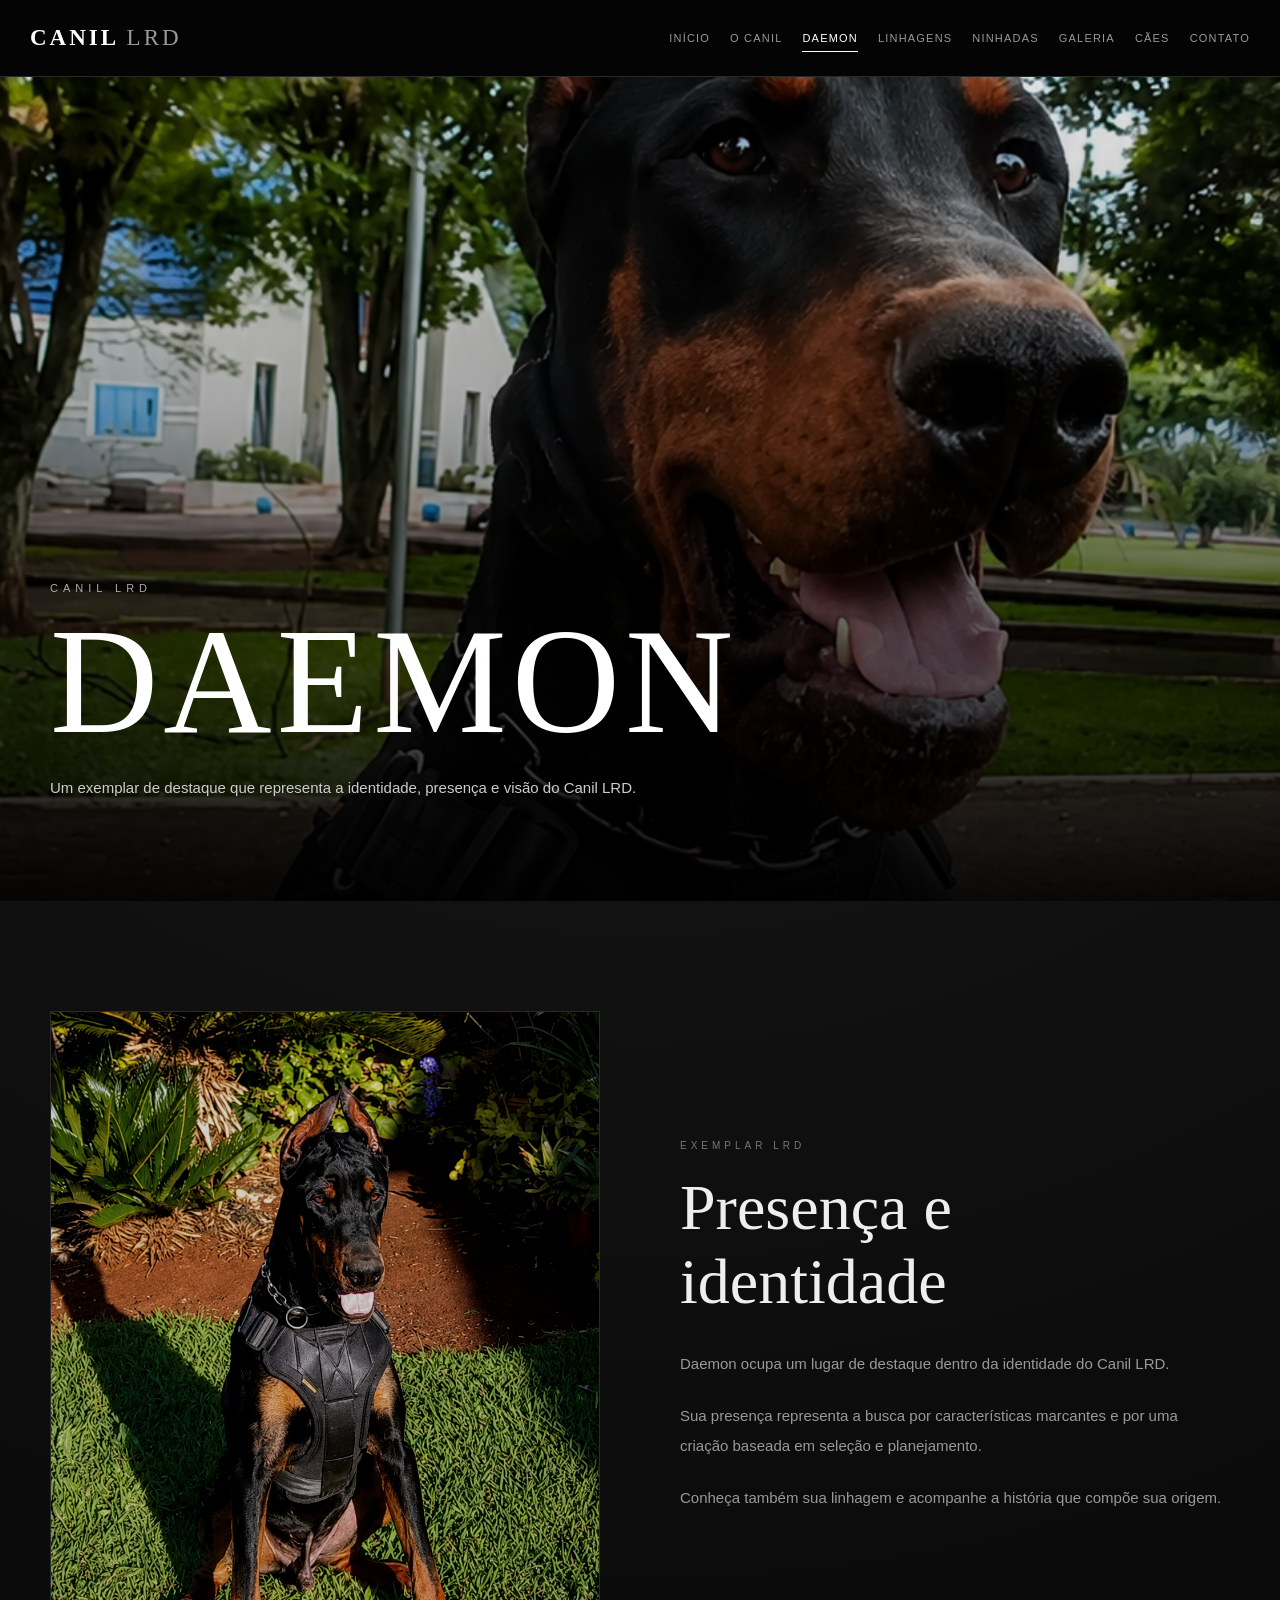
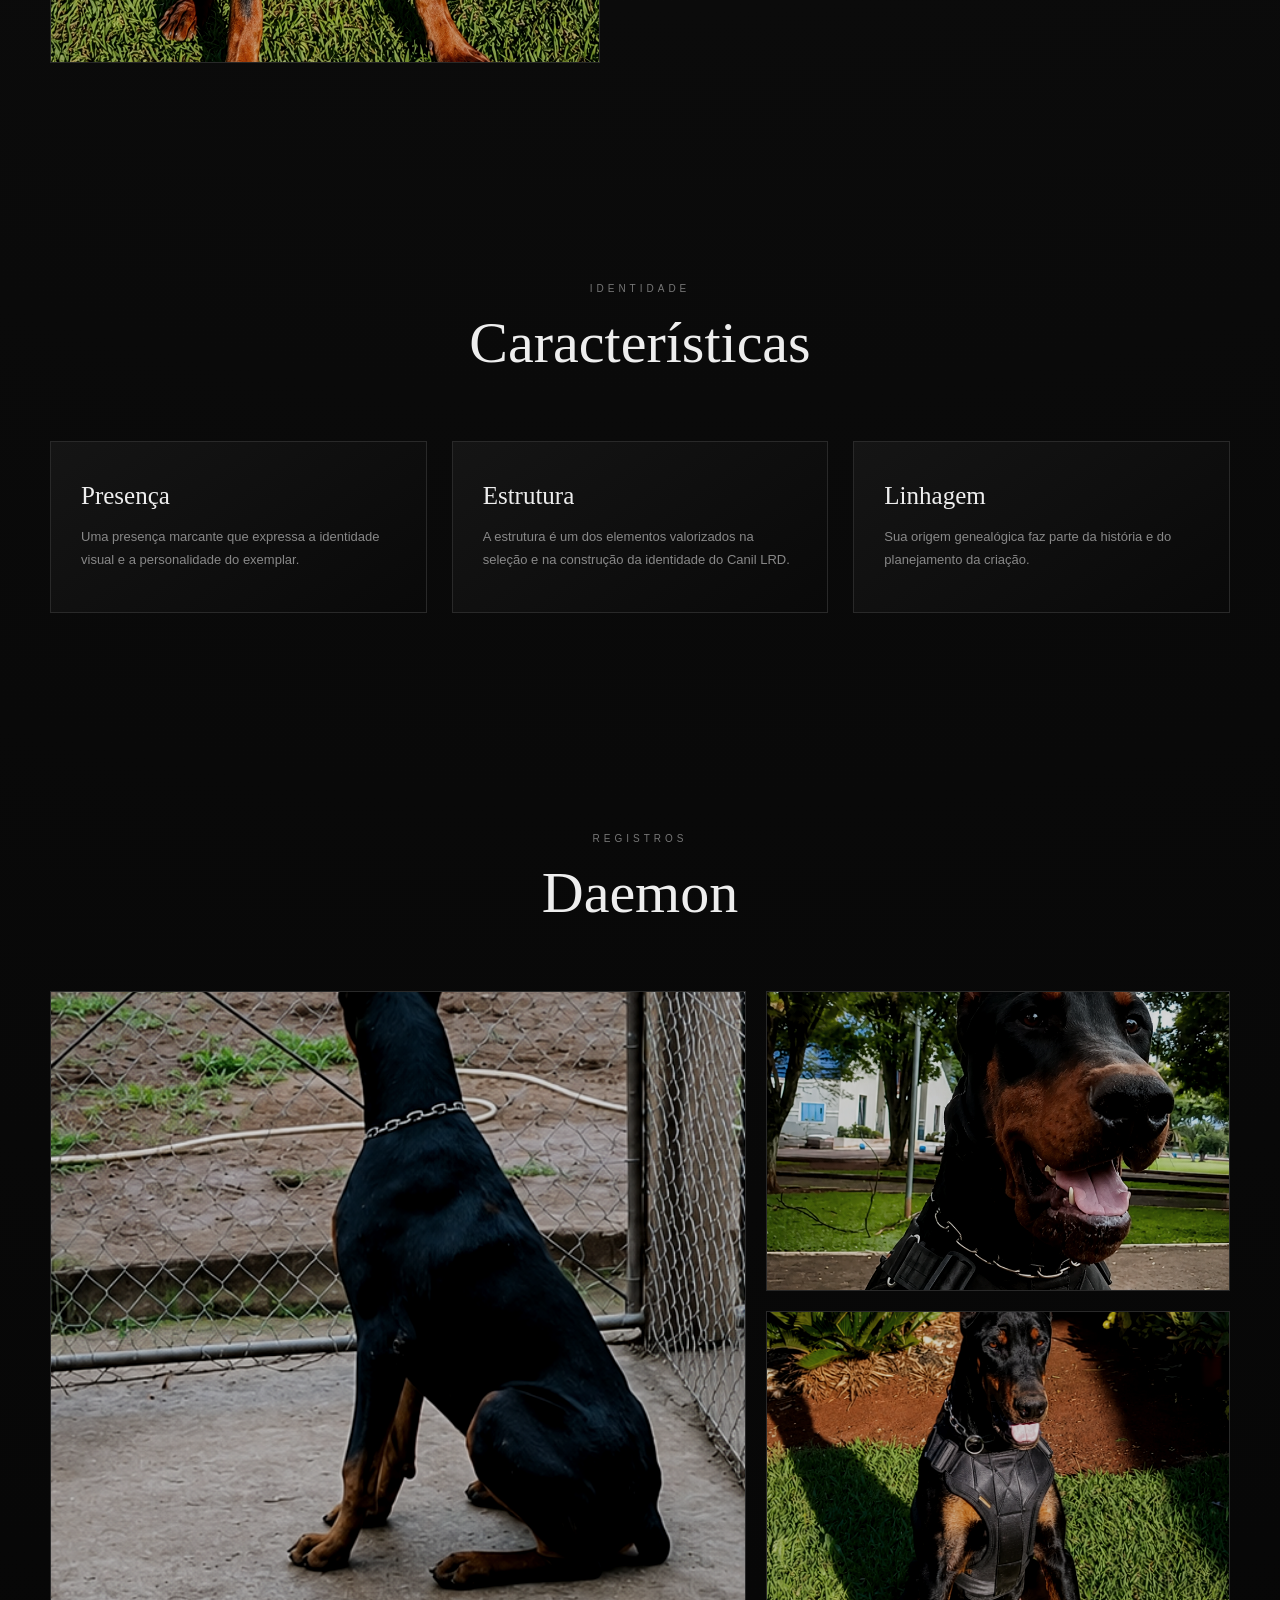
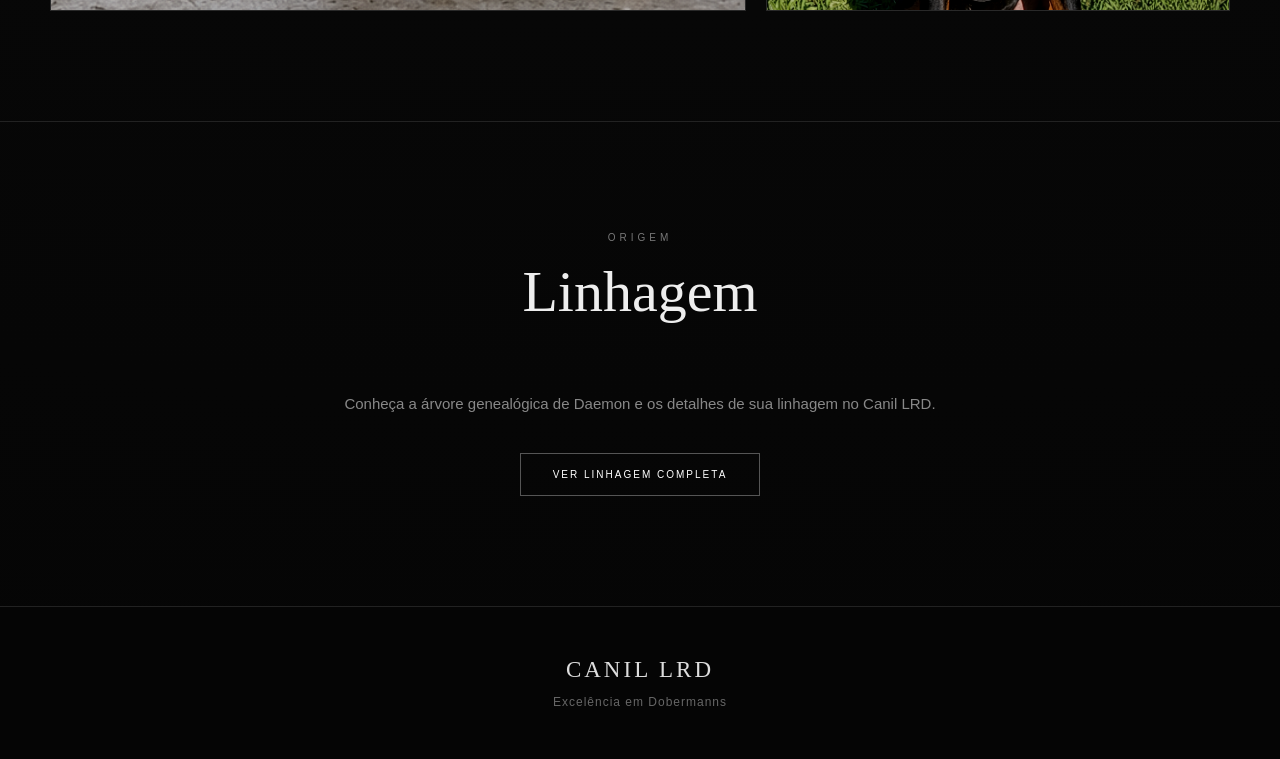
<file: daemon.html>
<!DOCTYPE html>
<html lang="pt-BR">

<head>

    <meta charset="UTF-8">

    <meta
        name="viewport"
        content="width=device-width, initial-scale=1.0"
    >

    <title>Daemon | Canil LRD</title>

    <meta
        name="description"
        content="Conheça Daemon, exemplar de destaque do Canil LRD. História, características e linhagem."
    >

    <style>

        /* ========================================
           RESET
        ======================================== */

        * {
            margin: 0;
            padding: 0;
            box-sizing: border-box;
        }

        html {
            scroll-behavior: smooth;
        }

        body {

            background:
                radial-gradient(
                    circle at top,
                    #1a1a1a 0%,
                    #0b0b0b 40%,
                    #050505 100%
                );

            color: #eeeeee;

            font-family:
                Arial,
                Helvetica,
                sans-serif;

            min-height: 100vh;

        }


        /* ========================================
           MENU PRINCIPAL
        ======================================== */

        header {

            position: sticky;

            top: 0;

            left: 0;

            width: 100%;

            z-index: 9999;

            background:
                rgba(5, 5, 5, 0.97);

            border-bottom:
                1px solid #292929;

            backdrop-filter:
                blur(12px);

            -webkit-backdrop-filter:
                blur(12px);

        }


        .header-inner {

            width: 100%;

            max-width: 1400px;

            min-height: 76px;

            margin: 0 auto;

            padding:
                15px 30px;

            display: flex;

            align-items: center;

            justify-content: space-between;

            gap: 30px;

        }


        .logo {

            color: #ffffff;

            text-decoration: none;

            font-family:
                Georgia,
                "Times New Roman",
                serif;

            font-size: 23px;

            font-weight: bold;

            letter-spacing: 3px;

            white-space: nowrap;

        }


        .logo span {

            color: #999999;

            font-weight: normal;

        }


        nav {

            display: flex;

            align-items: center;

            justify-content: flex-end;

            flex-wrap: wrap;

            gap: 20px;

        }


        nav a {

            position: relative;

            color: #999999;

            text-decoration: none;

            font-size: 11px;

            letter-spacing: 1.2px;

            text-transform: uppercase;

            padding: 10px 0;

            white-space: nowrap;

            transition:
                color 0.3s ease;

        }


        nav a:hover {

            color: #ffffff;

        }


        nav a.active {

            color: #ffffff;

        }


        nav a.active::after {

            content: "";

            position: absolute;

            left: 0;

            right: 0;

            bottom: 2px;

            height: 1px;

            background: #ffffff;

        }


        /* ========================================
           HERO DAEMON
        ======================================== */

        .hero {

            position: relative;

            min-height:
                calc(100vh - 76px);

            display: flex;

            align-items: flex-end;

            overflow: hidden;

            background:

                linear-gradient(
                    to bottom,
                    rgba(0,0,0,0.1) 0%,
                    rgba(0,0,0,0.3) 40%,
                    rgba(0,0,0,0.95) 100%
                ),

                url("daemon-01.png")
                center center / cover
                no-repeat;

        }


        .hero-content {

            position: relative;

            z-index: 2;

            width: 100%;

            max-width: 1400px;

            margin: 0 auto;

            padding:
                100px 50px;

        }


        .hero-subtitle {

            color: #aaaaaa;

            font-size: 11px;

            letter-spacing: 5px;

            text-transform: uppercase;

            margin-bottom: 20px;

        }


        .hero h1 {

            color: #ffffff;

            font-family:
                Georgia,
                "Times New Roman",
                serif;

            font-size:
                clamp(
                    70px,
                    12vw,
                    150px
                );

            font-weight: normal;

            line-height: 0.9;

            letter-spacing: 5px;

            margin-bottom: 25px;

        }


        .hero p {

            max-width: 600px;

            color: #cccccc;

            font-size: 15px;

            line-height: 1.8;

        }


        /* ========================================
           CONTEÚDO
        ======================================== */

        main {

            width: 100%;

            max-width: 1400px;

            margin: 0 auto;

        }


        section {

            padding:
                110px 50px;

        }


        /* ========================================
           INTRODUÇÃO
        ======================================== */

        .intro {

            display: grid;

            grid-template-columns:
                1fr 1fr;

            gap: 80px;

            align-items: center;

        }


        .intro-image {

            overflow: hidden;

            border:
                1px solid #292929;

        }


        .intro-image img {

            width: 100%;

            height: 650px;

            display: block;

            object-fit: cover;

            filter:
                brightness(0.82)
                contrast(1.08)
                saturate(0.9);

            transition:
                transform 0.7s ease;

        }


        .intro-image:hover img {

            transform:
                scale(1.03);

        }


        .intro-text span {

            display: block;

            color: #777777;

            font-size: 10px;

            letter-spacing: 4px;

            text-transform: uppercase;

            margin-bottom: 20px;

        }


        .intro-text h2 {

            color: #eeeeee;

            font-family:
                Georgia,
                "Times New Roman",
                serif;

            font-size:
                clamp(
                    42px,
                    5vw,
                    65px
                );

            font-weight: normal;

            margin-bottom: 30px;

        }


        .intro-text p {

            color: #999999;

            font-size: 15px;

            line-height: 2;

            margin-bottom: 22px;

        }


        /* ========================================
           CARACTERÍSTICAS
        ======================================== */

        .section-title {

            text-align: center;

            margin-bottom: 65px;

        }


        .section-title span {

            display: block;

            color: #777777;

            font-size: 10px;

            letter-spacing: 4px;

            text-transform: uppercase;

            margin-bottom: 15px;

        }


        .section-title h2 {

            color: #eeeeee;

            font-family:
                Georgia,
                "Times New Roman",
                serif;

            font-size:
                clamp(
                    36px,
                    5vw,
                    58px
                );

            font-weight: normal;

        }


        .features {

            display: grid;

            grid-template-columns:
                repeat(3, 1fr);

            gap: 25px;

        }


        .feature {

            padding:
                40px 30px;

            background:
                linear-gradient(
                    145deg,
                    #151515,
                    #090909
                );

            border:
                1px solid #292929;

        }


        .feature h3 {

            color: #eeeeee;

            font-family:
                Georgia,
                "Times New Roman",
                serif;

            font-size: 25px;

            font-weight: normal;

            margin-bottom: 15px;

        }


        .feature p {

            color: #888888;

            font-size: 13px;

            line-height: 1.8;

        }


        /* ========================================
           GALERIA DE DAEMON
        ======================================== */

        .gallery {

            display: grid;

            grid-template-columns:
                1.2fr 0.8fr;

            grid-template-rows:
                300px 300px;

            gap: 20px;

        }


        .gallery-item {

            overflow: hidden;

            border:
                1px solid #292929;

        }


        .gallery-item:first-child {

            grid-row:
                span 2;

        }


        .gallery-item img {

            width: 100%;

            height: 100%;

            object-fit: cover;

            display: block;

            filter:
                brightness(0.82)
                contrast(1.08)
                saturate(0.9);

            transition:
                transform 0.6s ease;

        }


        .gallery-item:hover img {

            transform:
                scale(1.05);

        }


        /* ========================================
           LINHAGEM
        ======================================== */

        .lineage {

            text-align: center;

            border-top:
                1px solid #222222;

        }


        .lineage p {

            max-width: 700px;

            margin:
                0 auto 35px;

            color: #888888;

            font-size: 15px;

            line-height: 1.9;

        }


        .button {

            display: inline-block;

            color: #ffffff;

            text-decoration: none;

            border:
                1px solid #555555;

            padding:
                15px 32px;

            font-size: 10px;

            letter-spacing: 2px;

            text-transform: uppercase;

            transition:
                background 0.3s ease,
                border-color 0.3s ease;

        }


        .button:hover {

            background: #222222;

            border-color: #ffffff;

        }


        /* ========================================
           FOOTER
        ======================================== */

        footer {

            border-top:
                1px solid #222222;

            background: #050505;

            text-align: center;

            padding:
                50px 20px;

        }


        footer h2 {

            color: #dddddd;

            font-family:
                Georgia,
                "Times New Roman",
                serif;

            font-size: 23px;

            font-weight: normal;

            letter-spacing: 3px;

            margin-bottom: 12px;

        }


        footer p {

            color: #666666;

            font-size: 12px;

            letter-spacing: 1px;

        }


        /* ========================================
           TABLET
        ======================================== */

        @media
        (max-width: 1050px) {

            .header-inner {

                flex-direction: column;

                padding:
                    18px 20px;

                gap: 12px;

            }


            nav {

                justify-content: center;

                gap:
                    10px 18px;

            }


            .intro {

                grid-template-columns:
                    1fr;

            }


            .features {

                grid-template-columns:
                    1fr 1fr;

            }

        }


        /* ========================================
           CELULAR
        ======================================== */

        @media
        (max-width: 650px) {

            .header-inner {

                padding:
                    18px 15px;

            }


            nav {

                gap:
                    8px 13px;

            }


            nav a {

                font-size: 9px;

                letter-spacing:
                    0.7px;

            }


            section {

                padding:
                    70px 15px;

            }


            .hero-content {

                padding:
                    80px 20px;

            }


            .hero h1 {

                font-size: 70px;

            }


            .intro-image img {

                height: 550px;

            }


            .features {

                grid-template-columns:
                    1fr;

            }


            .gallery {

                display: flex;

                flex-direction: column;

            }


            .gallery-item {

                height: 350px;

            }

        }

    </style>

</head>


<body>


    <!-- ========================================
         MENU PRINCIPAL
    ======================================== -->

    <header>

        <div class="header-inner">


            <a
                href="index.html"
                class="logo"
            >
                CANIL <span>LRD</span>
            </a>


            <nav>


                <a href="index.html">
                    INÍCIO
                </a>


                <a href="canil.html">
                    O CANIL
                </a>


                <a
                    href="daemon.html"
                    class="active"
                >
                    DAEMON
                </a>


                <a href="linhagens.html">
                    LINHAGENS
                </a>


                <a href="ninhadas.html">
                    NINHADAS
                </a>


                <a href="galeria.html">
                    GALERIA
                </a>


                <a href="caes.html">
                    CÃES
                </a>


                <a href="contato.html">
                    CONTATO
                </a>


            </nav>


        </div>

    </header>


    <!-- ========================================
         HERO
    ======================================== -->

    <div class="hero">


        <div class="hero-content">


            <div class="hero-subtitle">
                CANIL LRD
            </div>


            <h1>
                DAEMON
            </h1>


            <p>

                Um exemplar de destaque que
                representa a identidade,
                presença e visão do
                Canil LRD.

            </p>


        </div>


    </div>


    <main>


        <!-- ========================================
             APRESENTAÇÃO
        ======================================== -->

        <section>


            <div class="intro">


                <div class="intro-image">

                    <img
                        src="daemon-02.png"
                        alt="Daemon — Canil LRD"
                    >

                </div>


                <div class="intro-text">


                    <span>
                        Exemplar LRD
                    </span>


                    <h2>
                        Presença e identidade
                    </h2>


                    <p>

                        Daemon ocupa um lugar de
                        destaque dentro da identidade
                        do Canil LRD.

                    </p>


                    <p>

                        Sua presença representa a
                        busca por características
                        marcantes e por uma criação
                        baseada em seleção e
                        planejamento.

                    </p>


                    <p>

                        Conheça também sua linhagem
                        e acompanhe a história que
                        compõe sua origem.

                    </p>


                </div>


            </div>


        </section>


        <!-- ========================================
             CARACTERÍSTICAS
        ======================================== -->

        <section>


            <div class="section-title">


                <span>
                    Identidade
                </span>


                <h2>
                    Características
                </h2>


            </div>


            <div class="features">


                <article class="feature">


                    <h3>
                        Presença
                    </h3>


                    <p>

                        Uma presença marcante que
                        expressa a identidade visual
                        e a personalidade do exemplar.

                    </p>


                </article>


                <article class="feature">


                    <h3>
                        Estrutura
                    </h3>


                    <p>

                        A estrutura é um dos elementos
                        valorizados na seleção e na
                        construção da identidade do
                        Canil LRD.

                    </p>


                </article>


                <article class="feature">


                    <h3>
                        Linhagem
                    </h3>


                    <p>

                        Sua origem genealógica faz parte
                        da história e do planejamento
                        da criação.

                    </p>


                </article>


            </div>


        </section>


        <!-- ========================================
             GALERIA
        ======================================== -->

        <section>


            <div class="section-title">


                <span>
                    Registros
                </span>


                <h2>
                    Daemon
                </h2>


            </div>


            <div class="gallery">


                <div class="gallery-item">

                    <img
                        src="daemon-03.png"
                        alt="Daemon — Canil LRD"
                    >

                </div>


                <div class="gallery-item">

                    <img
                        src="daemon-01.png"
                        alt="Daemon — Canil LRD"
                    >

                </div>


                <div class="gallery-item">

                    <img
                        src="daemon-02.png"
                        alt="Daemon — Canil LRD"
                    >

                </div>


            </div>


        </section>


        <!-- ========================================
             LINHAGEM
        ======================================== -->

        <section class="lineage">


            <div class="section-title">


                <span>
                    Origem
                </span>


                <h2>
                    Linhagem
                </h2>


            </div>


            <p>

                Conheça a árvore genealógica de
                Daemon e os detalhes de sua
                linhagem no Canil LRD.

            </p>


            <a
                href="linhagens.html"
                class="button"
            >
                Ver linhagem completa
            </a>


        </section>


    </main>


    <!-- ========================================
         FOOTER
    ======================================== -->

    <footer>


        <h2>
            CANIL LRD
        </h2>


        <p>
            Excelência em Dobermanns
        </p>


    </footer>


</body>

</html>
</file>
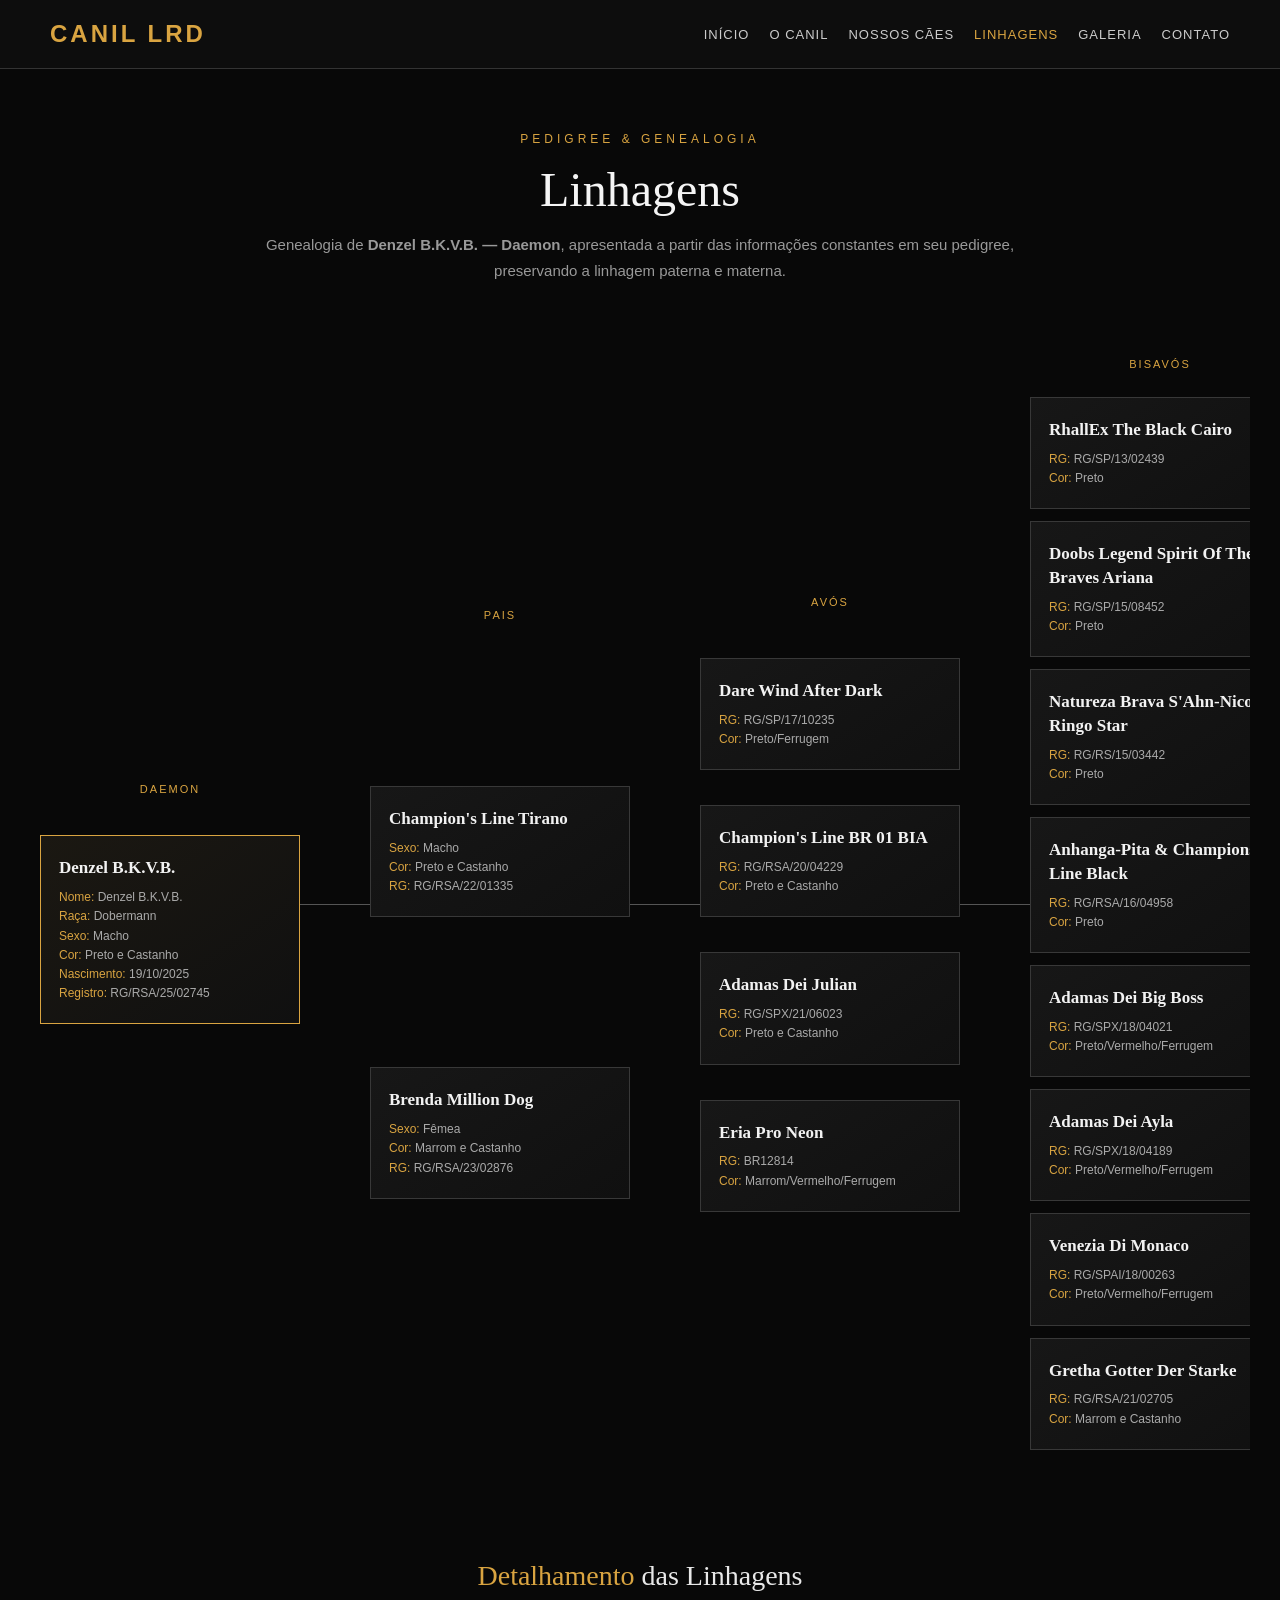
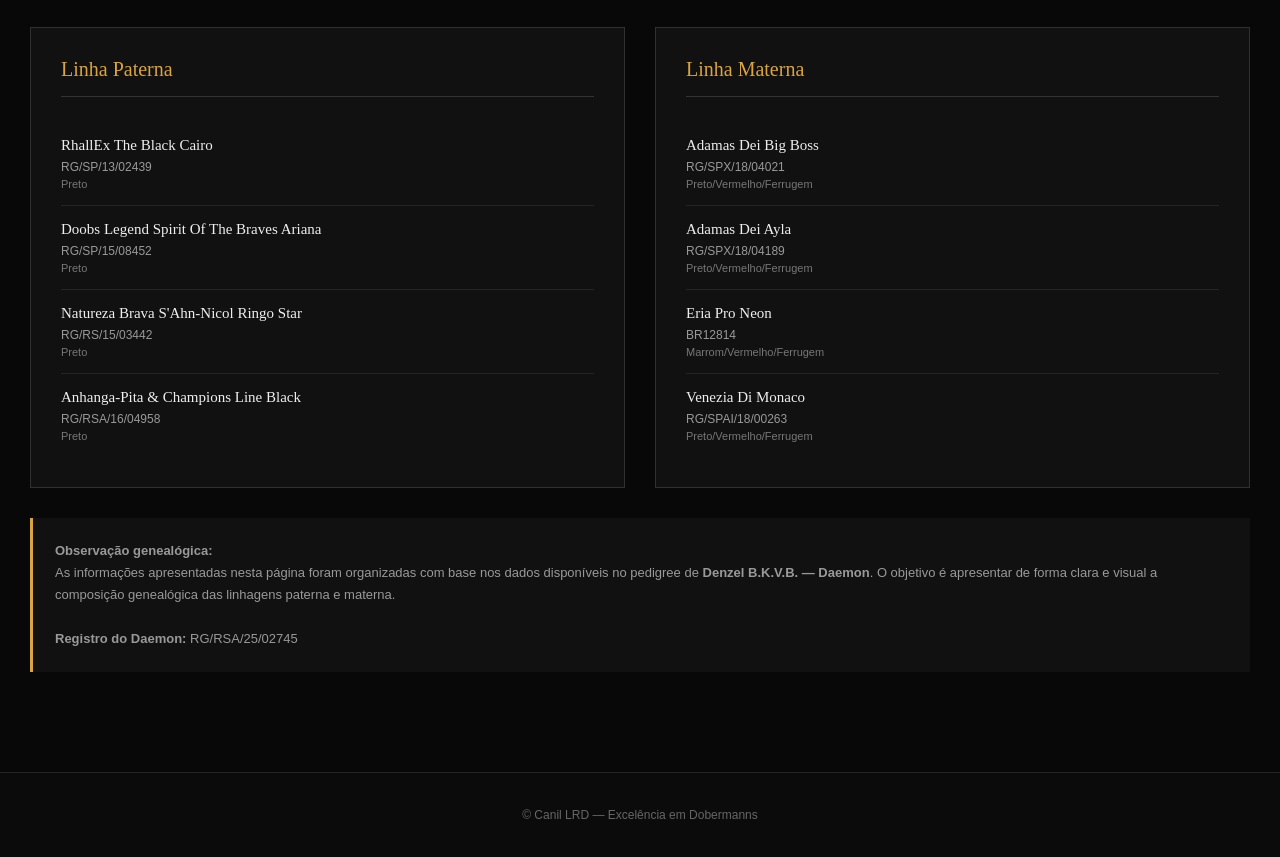
<file: linhagens.html>
<!DOCTYPE html>
<html lang="pt-BR">
<head>
    <meta charset="UTF-8">
    <meta name="viewport" content="width=device-width, initial-scale=1.0">

    <title>Linhagens | Canil LRD</title>

    <style>
        * {
            margin: 0;
            padding: 0;
            box-sizing: border-box;
        }

        body {
            background: #080808;
            color: #e8e8e8;
            font-family: Arial, Helvetica, sans-serif;
            min-height: 100vh;
        }

        header {
            background: #0d0d0d;
            border-bottom: 1px solid #333;
            padding: 20px 50px;
            position: sticky;
            top: 0;
            z-index: 10;
        }

        .nav {
            max-width: 1400px;
            margin: auto;
            display: flex;
            justify-content: space-between;
            align-items: center;
            gap: 30px;
        }

        .logo {
            color: #d9a441;
            font-size: 24px;
            font-weight: bold;
            letter-spacing: 3px;
        }

        nav {
            display: flex;
            flex-wrap: wrap;
            gap: 20px;
        }

        nav a {
            color: #ccc;
            text-decoration: none;
            font-size: 13px;
            text-transform: uppercase;
            letter-spacing: 1px;
            transition: 0.3s;
        }

        nav a:hover,
        nav a.active {
            color: #d9a441;
        }

        main {
            max-width: 1500px;
            margin: auto;
            padding: 60px 30px 100px;
        }

        .intro {
            text-align: center;
            margin-bottom: 55px;
        }

        .intro span {
            color: #d9a441;
            text-transform: uppercase;
            letter-spacing: 4px;
            font-size: 12px;
        }

        h1 {
            font-family: Georgia, serif;
            font-size: 48px;
            font-weight: normal;
            margin: 15px 0;
            color: #f5f5f5;
        }

        .intro p {
            color: #999;
            max-width: 800px;
            margin: auto;
            line-height: 1.7;
            font-size: 15px;
        }

        /* ÁRVORE PRINCIPAL */

        .pedigree-wrapper {
            overflow-x: auto;
            padding: 20px 10px 40px;
        }

        .pedigree {
            min-width: 1250px;
            display: flex;
            align-items: stretch;
            justify-content: center;
            gap: 0;
        }

        .generation {
            display: flex;
            flex-direction: column;
            justify-content: center;
            width: 270px;
            gap: 25px;
            position: relative;
        }

        .generation-title {
            text-align: center;
            color: #d9a441;
            text-transform: uppercase;
            letter-spacing: 2px;
            font-size: 11px;
            margin-bottom: 15px;
        }

        .generation.parents {
            gap: 150px;
        }

        .generation.grandparents {
            gap: 35px;
        }

        .generation.great-grandparents {
            gap: 12px;
        }

        .dog-card {
            background: linear-gradient(145deg, #171717, #101010);
            border: 1px solid #383838;
            padding: 20px 18px;
            min-height: 105px;
            display: flex;
            flex-direction: column;
            justify-content: center;
            position: relative;
            transition: 0.3s;
        }

        .dog-card:hover {
            border-color: #d9a441;
            transform: translateY(-2px);
        }

        .dog-card.main {
            border-color: #d9a441;
            background: linear-gradient(145deg, #1b1812, #101010);
        }

        .dog-name {
            color: #f2f2f2;
            font-family: Georgia, serif;
            font-size: 17px;
            font-weight: bold;
            line-height: 1.4;
        }

        .dog-info {
            margin-top: 8px;
            color: #aaa;
            font-size: 12px;
            line-height: 1.6;
        }

        .dog-info strong {
            color: #d9a441;
            font-weight: normal;
        }

        .connector {
            width: 70px;
            position: relative;
            flex-shrink: 0;
        }

        .connector::before {
            content: "";
            position: absolute;
            top: 50%;
            left: 0;
            width: 100%;
            height: 1px;
            background: #555;
        }

        /* LINHAS VERTICAIS DE CONEXÃO */

        .parents-connector::after {
            content: "";
            position: absolute;
            top: 25%;
            bottom: 25%;
            left: 50%;
            width: 1px;
            background: #555;
        }

        /* QUARTA GERAÇÃO */

        .ancestry-section {
            margin-top: 70px;
        }

        .section-title {
            text-align: center;
            font-family: Georgia, serif;
            font-size: 28px;
            font-weight: normal;
            margin-bottom: 35px;
        }

        .section-title span {
            color: #d9a441;
        }

        .ancestry-grid {
            display: grid;
            grid-template-columns: repeat(2, 1fr);
            gap: 30px;
        }

        .ancestry-column {
            background: #111;
            border: 1px solid #303030;
            padding: 30px;
        }

        .ancestry-column h3 {
            color: #d9a441;
            font-family: Georgia, serif;
            font-size: 20px;
            font-weight: normal;
            margin-bottom: 25px;
            border-bottom: 1px solid #333;
            padding-bottom: 15px;
        }

        .ancestor {
            padding: 15px 0;
            border-bottom: 1px solid #252525;
        }

        .ancestor:last-child {
            border-bottom: none;
        }

        .ancestor-name {
            font-family: Georgia, serif;
            font-size: 15px;
            color: #eee;
        }

        .ancestor-rg {
            color: #999;
            font-size: 12px;
            margin-top: 6px;
        }

        .ancestor-color {
            color: #777;
            font-size: 11px;
            margin-top: 4px;
        }

        .notice {
            margin-top: 30px;
            background: #111;
            border-left: 3px solid #d9a441;
            padding: 22px;
            color: #999;
            font-size: 13px;
            line-height: 1.7;
        }

        footer {
            border-top: 1px solid #252525;
            background: #0b0b0b;
            text-align: center;
            padding: 35px 20px;
            color: #666;
            font-size: 12px;
        }

        @media (max-width: 900px) {
            header {
                padding: 20px;
            }

            .nav {
                flex-direction: column;
                align-items: flex-start;
            }

            h1 {
                font-size: 36px;
            }

            .ancestry-grid {
                grid-template-columns: 1fr;
            }
        }
    </style>
</head>

<body>

<header>
    <div class="nav">

        <div class="logo">
            CANIL LRD
        </div>

        <nav>
            <a href="index.html">Início</a>
            <a href="canil.html">O Canil</a>
            <a href="caes.html">Nossos Cães</a>
            <a href="linhagens.html" class="active">Linhagens</a>
            <a href="galeria.html">Galeria</a>
            <a href="contato.html">Contato</a>
        </nav>

    </div>
</header>


<main>

    <section class="intro">

        <span>Pedigree & Genealogia</span>

        <h1>Linhagens</h1>

        <p>
            Genealogia de <strong>Denzel B.K.V.B. — Daemon</strong>,
            apresentada a partir das informações constantes em seu pedigree,
            preservando a linhagem paterna e materna.
        </p>

    </section>


    <!-- ÁRVORE HORIZONTAL -->

    <div class="pedigree-wrapper">

        <div class="pedigree">


            <!-- GERAÇÃO 1 -->

            <div class="generation">

                <div class="generation-title">
                    Daemon
                </div>

                <div class="dog-card main">

                    <div class="dog-name">
                        Denzel B.K.V.B.
                    </div>

                    <div class="dog-info">
                        <strong>Nome:</strong> Denzel B.K.V.B.<br>
                        <strong>Raça:</strong> Dobermann<br>
                        <strong>Sexo:</strong> Macho<br>
                        <strong>Cor:</strong> Preto e Castanho<br>
                        <strong>Nascimento:</strong> 19/10/2025<br>
                        <strong>Registro:</strong> RG/RSA/25/02745
                    </div>

                </div>

            </div>


            <div class="connector"></div>


            <!-- GERAÇÃO 2 -->

            <div class="generation parents">

                <div class="generation-title">
                    Pais
                </div>

                <div class="dog-card">

                    <div class="dog-name">
                        Champion's Line Tirano
                    </div>

                    <div class="dog-info">
                        <strong>Sexo:</strong> Macho<br>
                        <strong>Cor:</strong> Preto e Castanho<br>
                        <strong>RG:</strong> RG/RSA/22/01335
                    </div>

                </div>


                <div class="dog-card">

                    <div class="dog-name">
                        Brenda Million Dog
                    </div>

                    <div class="dog-info">
                        <strong>Sexo:</strong> Fêmea<br>
                        <strong>Cor:</strong> Marrom e Castanho<br>
                        <strong>RG:</strong> RG/RSA/23/02876
                    </div>

                </div>

            </div>


            <div class="connector"></div>


            <!-- GERAÇÃO 3 -->

            <div class="generation grandparents">

                <div class="generation-title">
                    Avós
                </div>


                <div class="dog-card">

                    <div class="dog-name">
                        Dare Wind After Dark
                    </div>

                    <div class="dog-info">
                        <strong>RG:</strong> RG/SP/17/10235<br>
                        <strong>Cor:</strong> Preto/Ferrugem
                    </div>

                </div>


                <div class="dog-card">

                    <div class="dog-name">
                        Champion's Line BR 01 BIA
                    </div>

                    <div class="dog-info">
                        <strong>RG:</strong> RG/RSA/20/04229<br>
                        <strong>Cor:</strong> Preto e Castanho
                    </div>

                </div>


                <div class="dog-card">

                    <div class="dog-name">
                        Adamas Dei Julian
                    </div>

                    <div class="dog-info">
                        <strong>RG:</strong> RG/SPX/21/06023<br>
                        <strong>Cor:</strong> Preto e Castanho
                    </div>

                </div>


                <div class="dog-card">

                    <div class="dog-name">
                        Eria Pro Neon
                    </div>

                    <div class="dog-info">
                        <strong>RG:</strong> BR12814<br>
                        <strong>Cor:</strong> Marrom/Vermelho/Ferrugem
                    </div>

                </div>

            </div>


            <div class="connector"></div>


            <!-- GERAÇÃO 4 -->

            <div class="generation great-grandparents">

                <div class="generation-title">
                    Bisavós
                </div>


                <div class="dog-card">

                    <div class="dog-name">
                        RhallEx The Black Cairo
                    </div>

                    <div class="dog-info">
                        <strong>RG:</strong> RG/SP/13/02439<br>
                        <strong>Cor:</strong> Preto
                    </div>

                </div>


                <div class="dog-card">

                    <div class="dog-name">
                        Doobs Legend Spirit Of The Braves Ariana
                    </div>

                    <div class="dog-info">
                        <strong>RG:</strong> RG/SP/15/08452<br>
                        <strong>Cor:</strong> Preto
                    </div>

                </div>


                <div class="dog-card">

                    <div class="dog-name">
                        Natureza Brava S'Ahn-Nicol Ringo Star
                    </div>

                    <div class="dog-info">
                        <strong>RG:</strong> RG/RS/15/03442<br>
                        <strong>Cor:</strong> Preto
                    </div>

                </div>


                <div class="dog-card">

                    <div class="dog-name">
                        Anhanga-Pita & Champions Line Black
                    </div>

                    <div class="dog-info">
                        <strong>RG:</strong> RG/RSA/16/04958<br>
                        <strong>Cor:</strong> Preto
                    </div>

                </div>


                <div class="dog-card">

                    <div class="dog-name">
                        Adamas Dei Big Boss
                    </div>

                    <div class="dog-info">
                        <strong>RG:</strong> RG/SPX/18/04021<br>
                        <strong>Cor:</strong> Preto/Vermelho/Ferrugem
                    </div>

                </div>


                <div class="dog-card">

                    <div class="dog-name">
                        Adamas Dei Ayla
                    </div>

                    <div class="dog-info">
                        <strong>RG:</strong> RG/SPX/18/04189<br>
                        <strong>Cor:</strong> Preto/Vermelho/Ferrugem
                    </div>

                </div>


                <div class="dog-card">

                    <div class="dog-name">
                        Venezia Di Monaco
                    </div>

                    <div class="dog-info">
                        <strong>RG:</strong> RG/SPAI/18/00263<br>
                        <strong>Cor:</strong> Preto/Vermelho/Ferrugem
                    </div>

                </div>


                <div class="dog-card">

                    <div class="dog-name">
                        Gretha Gotter Der Starke
                    </div>

                    <div class="dog-info">
                        <strong>RG:</strong> RG/RSA/21/02705<br>
                        <strong>Cor:</strong> Marrom e Castanho
                    </div>

                </div>

            </div>

        </div>

    </div>


    <!-- QUARTA GERAÇÃO ORGANIZADA -->

    <section class="ancestry-section">

        <h2 class="section-title">
            <span>Detalhamento</span> das Linhagens
        </h2>


        <div class="ancestry-grid">


            <!-- LINHA PATERNA -->

            <div class="ancestry-column">

                <h3>Linha Paterna</h3>


                <div class="ancestor">

                    <div class="ancestor-name">
                        RhallEx The Black Cairo
                    </div>

                    <div class="ancestor-rg">
                        RG/SP/13/02439
                    </div>

                    <div class="ancestor-color">
                        Preto
                    </div>

                </div>


                <div class="ancestor">

                    <div class="ancestor-name">
                        Doobs Legend Spirit Of The Braves Ariana
                    </div>

                    <div class="ancestor-rg">
                        RG/SP/15/08452
                    </div>

                    <div class="ancestor-color">
                        Preto
                    </div>

                </div>


                <div class="ancestor">

                    <div class="ancestor-name">
                        Natureza Brava S'Ahn-Nicol Ringo Star
                    </div>

                    <div class="ancestor-rg">
                        RG/RS/15/03442
                    </div>

                    <div class="ancestor-color">
                        Preto
                    </div>

                </div>


                <div class="ancestor">

                    <div class="ancestor-name">
                        Anhanga-Pita & Champions Line Black
                    </div>

                    <div class="ancestor-rg">
                        RG/RSA/16/04958
                    </div>

                    <div class="ancestor-color">
                        Preto
                    </div>

                </div>

            </div>


            <!-- LINHA MATERNA -->

            <div class="ancestry-column">

                <h3>Linha Materna</h3>


                <div class="ancestor">

                    <div class="ancestor-name">
                        Adamas Dei Big Boss
                    </div>

                    <div class="ancestor-rg">
                        RG/SPX/18/04021
                    </div>

                    <div class="ancestor-color">
                        Preto/Vermelho/Ferrugem
                    </div>

                </div>


                <div class="ancestor">

                    <div class="ancestor-name">
                        Adamas Dei Ayla
                    </div>

                    <div class="ancestor-rg">
                        RG/SPX/18/04189
                    </div>

                    <div class="ancestor-color">
                        Preto/Vermelho/Ferrugem
                    </div>

                </div>


                <div class="ancestor">

                    <div class="ancestor-name">
                        Eria Pro Neon
                    </div>

                    <div class="ancestor-rg">
                        BR12814
                    </div>

                    <div class="ancestor-color">
                        Marrom/Vermelho/Ferrugem
                    </div>

                </div>


                <div class="ancestor">

                    <div class="ancestor-name">
                        Venezia Di Monaco
                    </div>

                    <div class="ancestor-rg">
                        RG/SPAI/18/00263
                    </div>

                    <div class="ancestor-color">
                        Preto/Vermelho/Ferrugem
                    </div>

                </div>

            </div>

        </div>


        <div class="notice">

            <strong>Observação genealógica:</strong><br>

            As informações apresentadas nesta página foram organizadas
            com base nos dados disponíveis no pedigree de
            <strong>Denzel B.K.V.B. — Daemon</strong>.
            O objetivo é apresentar de forma clara e visual a composição
            genealógica das linhagens paterna e materna.

            <br><br>

            <strong>Registro do Daemon:</strong>
            RG/RSA/25/02745

        </div>

    </section>

</main>


<footer>

    © Canil LRD — Excelência em Dobermanns

</footer>


</body>
</html>
</file>
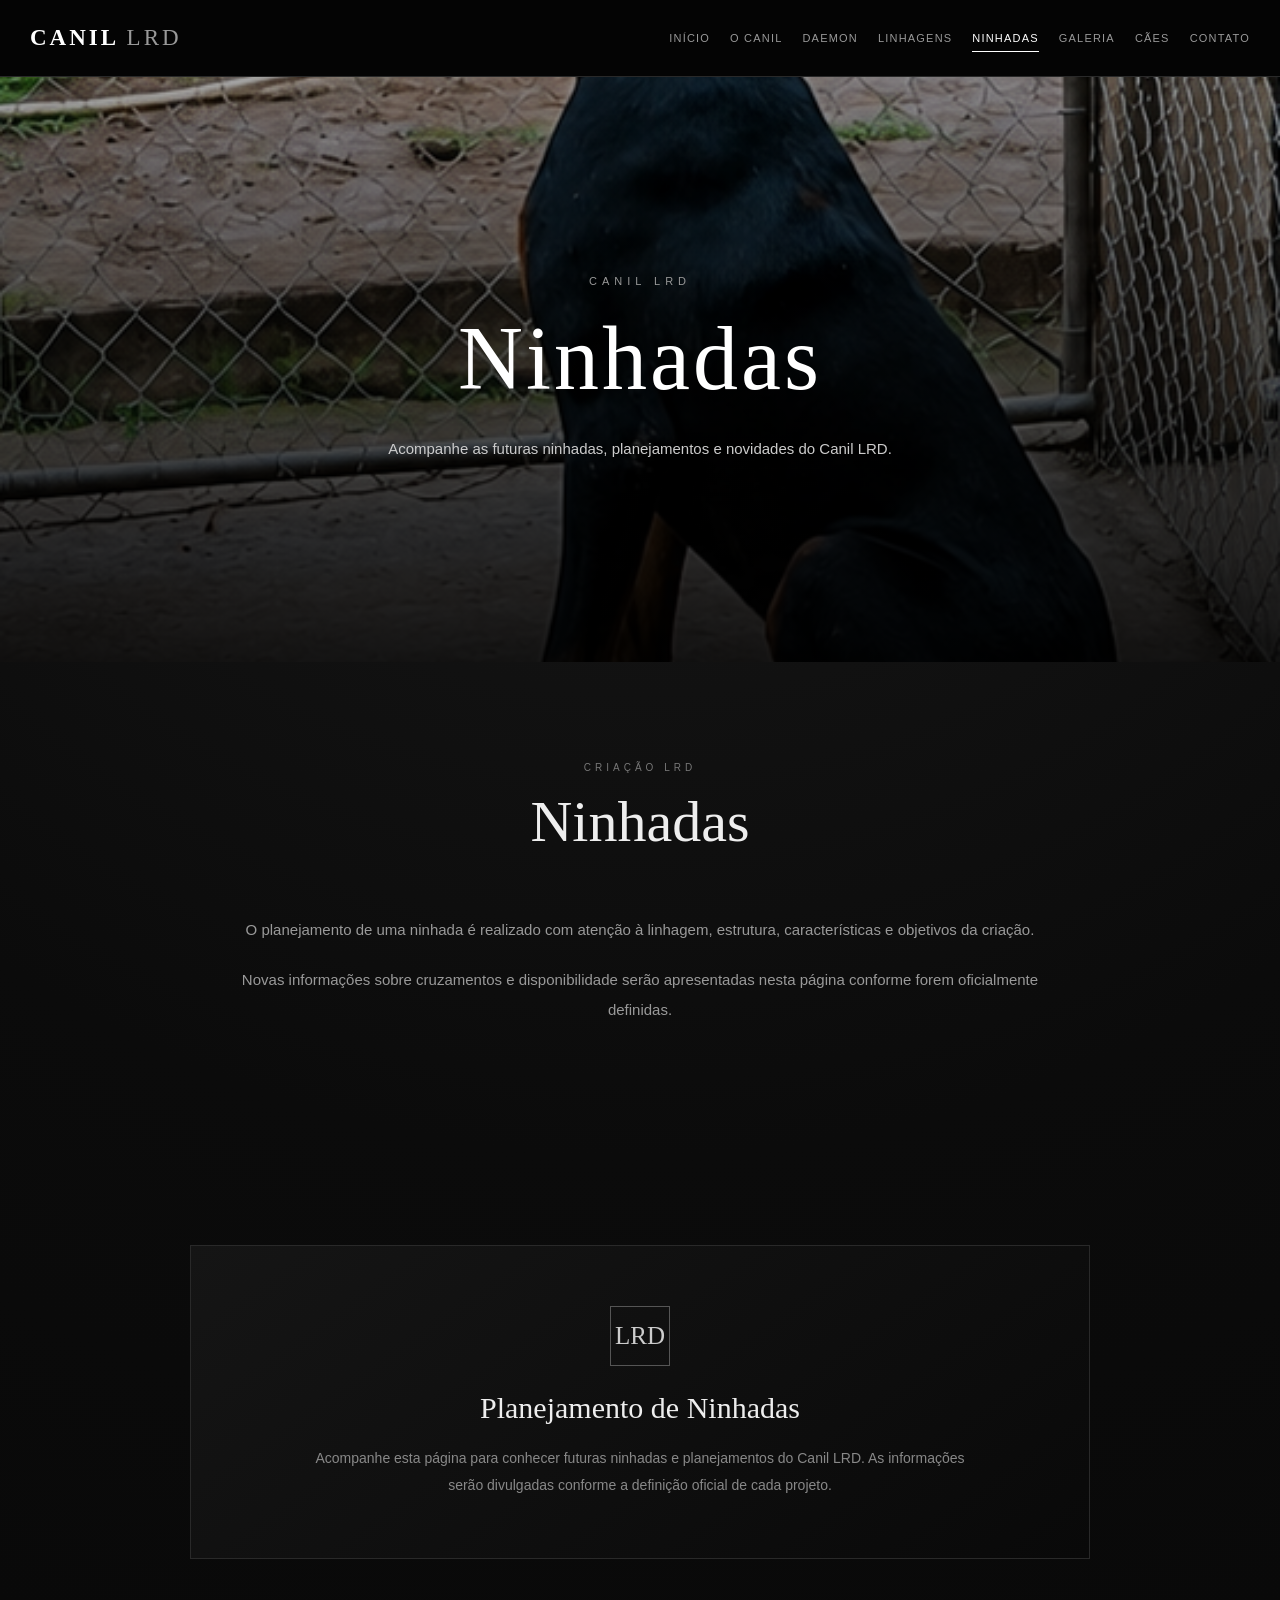
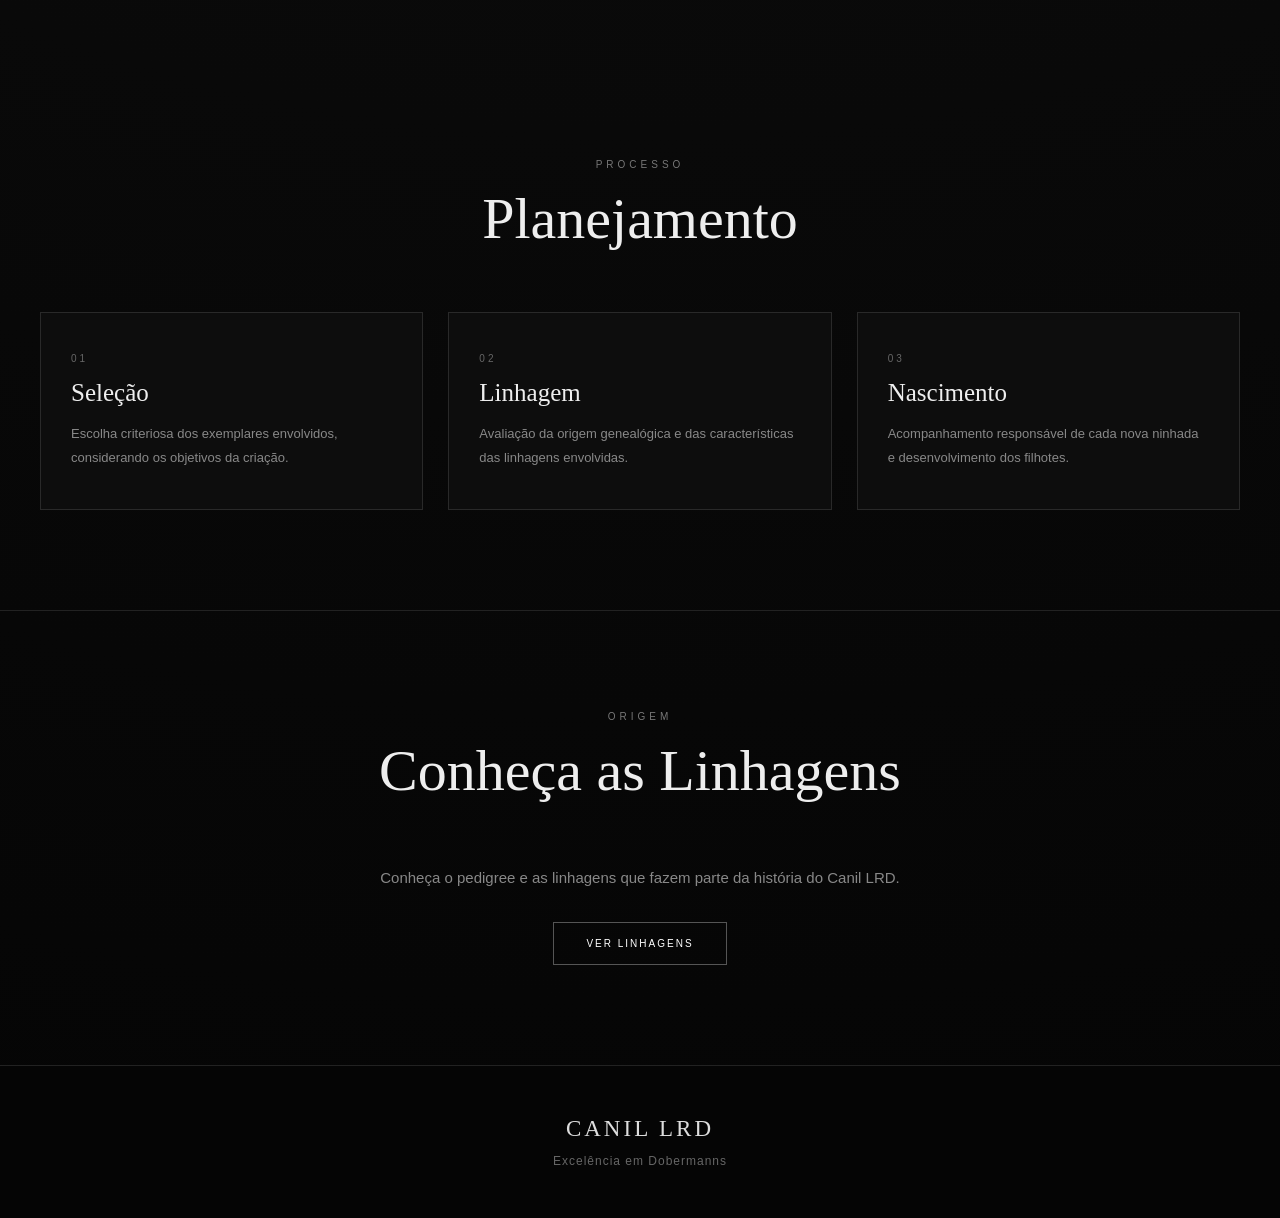
<file: ninhadas.html>
<!DOCTYPE html>
<html lang="pt-BR">

<head>

    <meta charset="UTF-8">

    <meta
        name="viewport"
        content="width=device-width, initial-scale=1.0"
    >

    <title>Ninhadas | Canil LRD</title>

    <meta
        name="description"
        content="Conheça as ninhadas e futuros planejamentos do Canil LRD."
    >

    <style>

        /* ========================================
           RESET
        ======================================== */

        * {
            margin: 0;
            padding: 0;
            box-sizing: border-box;
        }


        html {
            scroll-behavior: smooth;
        }


        body {

            background:
                radial-gradient(
                    circle at top,
                    #1a1a1a 0%,
                    #0b0b0b 40%,
                    #050505 100%
                );

            color: #eeeeee;

            font-family:
                Arial,
                Helvetica,
                sans-serif;

            min-height: 100vh;

        }


        /* ========================================
           MENU PRINCIPAL
        ======================================== */

        header {

            position: sticky;

            top: 0;

            left: 0;

            width: 100%;

            z-index: 9999;

            background:
                rgba(5, 5, 5, 0.97);

            border-bottom:
                1px solid #292929;

            backdrop-filter:
                blur(12px);

            -webkit-backdrop-filter:
                blur(12px);

        }


        .header-inner {

            width: 100%;

            max-width: 1400px;

            min-height: 76px;

            margin: 0 auto;

            padding:
                15px 30px;

            display: flex;

            align-items: center;

            justify-content: space-between;

            gap: 30px;

        }


        .logo {

            color: #ffffff;

            text-decoration: none;

            font-family:
                Georgia,
                "Times New Roman",
                serif;

            font-size: 23px;

            font-weight: bold;

            letter-spacing: 3px;

            white-space: nowrap;

        }


        .logo span {

            color: #999999;

            font-weight: normal;

        }


        nav {

            display: flex;

            align-items: center;

            justify-content: flex-end;

            flex-wrap: wrap;

            gap: 20px;

        }


        nav a {

            position: relative;

            color: #999999;

            text-decoration: none;

            font-size: 11px;

            letter-spacing: 1.2px;

            text-transform: uppercase;

            padding: 10px 0;

            white-space: nowrap;

            transition:
                color 0.3s ease;

        }


        nav a:hover {

            color: #ffffff;

        }


        nav a.active {

            color: #ffffff;

        }


        nav a.active::after {

            content: "";

            position: absolute;

            left: 0;

            right: 0;

            bottom: 2px;

            height: 1px;

            background: #ffffff;

        }


        /* ========================================
           HERO
        ======================================== */

        .hero {

            min-height:
                65vh;

            display: flex;

            align-items: center;

            justify-content: center;

            text-align: center;

            padding:
                80px 30px;

            background:

                linear-gradient(
                    rgba(0,0,0,0.35),
                    rgba(0,0,0,0.9)
                ),

                url("daemon-03.png")
                center center / cover
                no-repeat;

        }


        .hero-content {

            max-width: 850px;

        }


        .hero-subtitle {

            color: #999999;

            font-size: 11px;

            letter-spacing: 5px;

            text-transform: uppercase;

            margin-bottom: 20px;

        }


        .hero h1 {

            color: #ffffff;

            font-family:
                Georgia,
                "Times New Roman",
                serif;

            font-size:
                clamp(
                    48px,
                    8vw,
                    90px
                );

            font-weight: normal;

            letter-spacing: 3px;

            margin-bottom: 25px;

        }


        .hero p {

            color: #cccccc;

            max-width: 700px;

            margin: 0 auto;

            font-size: 15px;

            line-height: 1.9;

        }


        /* ========================================
           CONTEÚDO
        ======================================== */

        main {

            width: 100%;

            max-width: 1400px;

            margin: 0 auto;

        }


        section {

            padding:
                100px 40px;

        }


        .section-title {

            text-align: center;

            margin-bottom: 60px;

        }


        .section-title span {

            display: block;

            color: #777777;

            font-size: 10px;

            letter-spacing: 4px;

            text-transform: uppercase;

            margin-bottom: 15px;

        }


        .section-title h2 {

            color: #eeeeee;

            font-family:
                Georgia,
                "Times New Roman",
                serif;

            font-size:
                clamp(
                    36px,
                    5vw,
                    58px
                );

            font-weight: normal;

        }


        /* ========================================
           APRESENTAÇÃO
        ======================================== */

        .intro {

            max-width: 850px;

            margin: 0 auto;

            text-align: center;

        }


        .intro p {

            color: #999999;

            font-size: 15px;

            line-height: 2;

            margin-bottom: 20px;

        }


        /* ========================================
           STATUS
        ======================================== */

        .status-card {

            max-width: 900px;

            margin:
                0 auto;

            padding:
                60px 40px;

            text-align: center;

            background:
                linear-gradient(
                    145deg,
                    #151515,
                    #090909
                );

            border:
                1px solid #292929;

        }


        .status-icon {

            width: 60px;

            height: 60px;

            margin:
                0 auto 25px;

            border:
                1px solid #555555;

            display: flex;

            align-items: center;

            justify-content: center;

            color: #cccccc;

            font-family:
                Georgia,
                "Times New Roman",
                serif;

            font-size: 25px;

        }


        .status-card h3 {

            color: #eeeeee;

            font-family:
                Georgia,
                "Times New Roman",
                serif;

            font-size: 30px;

            font-weight: normal;

            margin-bottom: 20px;

        }


        .status-card p {

            max-width: 650px;

            margin:
                0 auto;

            color: #888888;

            font-size: 14px;

            line-height: 1.9;

        }


        /* ========================================
           PLANEJAMENTO
        ======================================== */

        .planning {

            display: grid;

            grid-template-columns:
                repeat(3, 1fr);

            gap: 25px;

        }


        .planning-card {

            padding:
                40px 30px;

            background: #0d0d0d;

            border:
                1px solid #292929;

        }


        .planning-card span {

            display: block;

            color: #666666;

            font-size: 10px;

            letter-spacing: 3px;

            text-transform: uppercase;

            margin-bottom: 15px;

        }


        .planning-card h3 {

            color: #eeeeee;

            font-family:
                Georgia,
                "Times New Roman",
                serif;

            font-size: 25px;

            font-weight: normal;

            margin-bottom: 15px;

        }


        .planning-card p {

            color: #888888;

            font-size: 13px;

            line-height: 1.8;

        }


        /* ========================================
           LINHAGEM
        ======================================== */

        .lineage {

            text-align: center;

            border-top:
                1px solid #222222;

        }


        .lineage p {

            max-width: 700px;

            margin:
                0 auto 30px;

            color: #888888;

            font-size: 15px;

            line-height: 1.9;

        }


        .button {

            display: inline-block;

            color: #ffffff;

            text-decoration: none;

            border:
                1px solid #555555;

            padding:
                15px 32px;

            font-size: 10px;

            letter-spacing: 2px;

            text-transform: uppercase;

            transition:
                background 0.3s ease,
                border-color 0.3s ease;

        }


        .button:hover {

            background: #222222;

            border-color: #ffffff;

        }


        /* ========================================
           FOOTER
        ======================================== */

        footer {

            border-top:
                1px solid #222222;

            background: #050505;

            text-align: center;

            padding:
                50px 20px;

        }


        footer h2 {

            color: #dddddd;

            font-family:
                Georgia,
                "Times New Roman",
                serif;

            font-size: 23px;

            font-weight: normal;

            letter-spacing: 3px;

            margin-bottom: 12px;

        }


        footer p {

            color: #666666;

            font-size: 12px;

            letter-spacing: 1px;

        }


        /* ========================================
           TABLET
        ======================================== */

        @media
        (max-width: 1050px) {

            .header-inner {

                flex-direction: column;

                padding:
                    18px 20px;

                gap: 12px;

            }


            nav {

                justify-content: center;

                gap:
                    10px 18px;

            }


            .planning {

                grid-template-columns:
                    1fr 1fr;

            }

        }


        /* ========================================
           CELULAR
        ======================================== */

        @media
        (max-width: 650px) {

            .header-inner {

                padding:
                    18px 15px;

            }


            nav {

                gap:
                    8px 13px;

            }


            nav a {

                font-size: 9px;

                letter-spacing:
                    0.7px;

            }


            section {

                padding:
                    70px 15px;

            }


            .hero {

                min-height:
                    70vh;

            }


            .planning {

                grid-template-columns:
                    1fr;

            }


            .status-card {

                padding:
                    45px 25px;

            }

        }

    </style>

</head>


<body>


    <!-- ========================================
         MENU PRINCIPAL
    ======================================== -->

    <header>

        <div class="header-inner">


            <a
                href="index.html"
                class="logo"
            >
                CANIL <span>LRD</span>
            </a>


            <nav>


                <a href="index.html">
                    INÍCIO
                </a>


                <a href="canil.html">
                    O CANIL
                </a>


                <a href="daemon.html">
                    DAEMON
                </a>


                <a href="linhagens.html">
                    LINHAGENS
                </a>


                <a
                    href="ninhadas.html"
                    class="active"
                >
                    NINHADAS
                </a>


                <a href="galeria.html">
                    GALERIA
                </a>


                <a href="caes.html">
                    CÃES
                </a>


                <a href="contato.html">
                    CONTATO
                </a>


            </nav>


        </div>

    </header>


    <!-- ========================================
         HERO
    ======================================== -->

    <div class="hero">


        <div class="hero-content">


            <div class="hero-subtitle">
                CANIL LRD
            </div>


            <h1>
                Ninhadas
            </h1>


            <p>

                Acompanhe as futuras ninhadas,
                planejamentos e novidades do
                Canil LRD.

            </p>


        </div>


    </div>


    <main>


        <!-- ========================================
             INTRODUÇÃO
        ======================================== -->

        <section>


            <div class="section-title">


                <span>
                    Criação LRD
                </span>


                <h2>
                    Ninhadas
                </h2>


            </div>


            <div class="intro">


                <p>

                    O planejamento de uma ninhada
                    é realizado com atenção à
                    linhagem, estrutura,
                    características e objetivos
                    da criação.

                </p>


                <p>

                    Novas informações sobre
                    cruzamentos e disponibilidade
                    serão apresentadas nesta página
                    conforme forem oficialmente
                    definidas.

                </p>


            </div>


        </section>


        <!-- ========================================
             STATUS ATUAL
        ======================================== -->

        <section>


            <div class="status-card">


                <div class="status-icon">
                    LRD
                </div>


                <h3>
                    Planejamento de Ninhadas
                </h3>


                <p>

                    Acompanhe esta página para
                    conhecer futuras ninhadas e
                    planejamentos do Canil LRD.

                    As informações serão divulgadas
                    conforme a definição oficial
                    de cada projeto.

                </p>


            </div>


        </section>


        <!-- ========================================
             PLANEJAMENTO
        ======================================== -->

        <section>


            <div class="section-title">


                <span>
                    Processo
                </span>


                <h2>
                    Planejamento
                </h2>


            </div>


            <div class="planning">


                <article class="planning-card">


                    <span>
                        01
                    </span>


                    <h3>
                        Seleção
                    </h3>


                    <p>

                        Escolha criteriosa dos
                        exemplares envolvidos,
                        considerando os objetivos
                        da criação.

                    </p>


                </article>


                <article class="planning-card">


                    <span>
                        02
                    </span>


                    <h3>
                        Linhagem
                    </h3>


                    <p>

                        Avaliação da origem genealógica
                        e das características das
                        linhagens envolvidas.

                    </p>


                </article>


                <article class="planning-card">


                    <span>
                        03
                    </span>


                    <h3>
                        Nascimento
                    </h3>


                    <p>

                        Acompanhamento responsável
                        de cada nova ninhada e
                        desenvolvimento dos filhotes.

                    </p>


                </article>


            </div>


        </section>


        <!-- ========================================
             LINHAGEM
        ======================================== -->

        <section class="lineage">


            <div class="section-title">


                <span>
                    Origem
                </span>


                <h2>
                    Conheça as Linhagens
                </h2>


            </div>


            <p>

                Conheça o pedigree e as linhagens
                que fazem parte da história do
                Canil LRD.

            </p>


            <a
                href="linhagens.html"
                class="button"
            >
                Ver linhagens
            </a>


        </section>


    </main>


    <!-- ========================================
         FOOTER
    ======================================== -->

    <footer>


        <h2>
            CANIL LRD
        </h2>


        <p>
            Excelência em Dobermanns
        </p>


    </footer>


</body>

</html>
</file>
